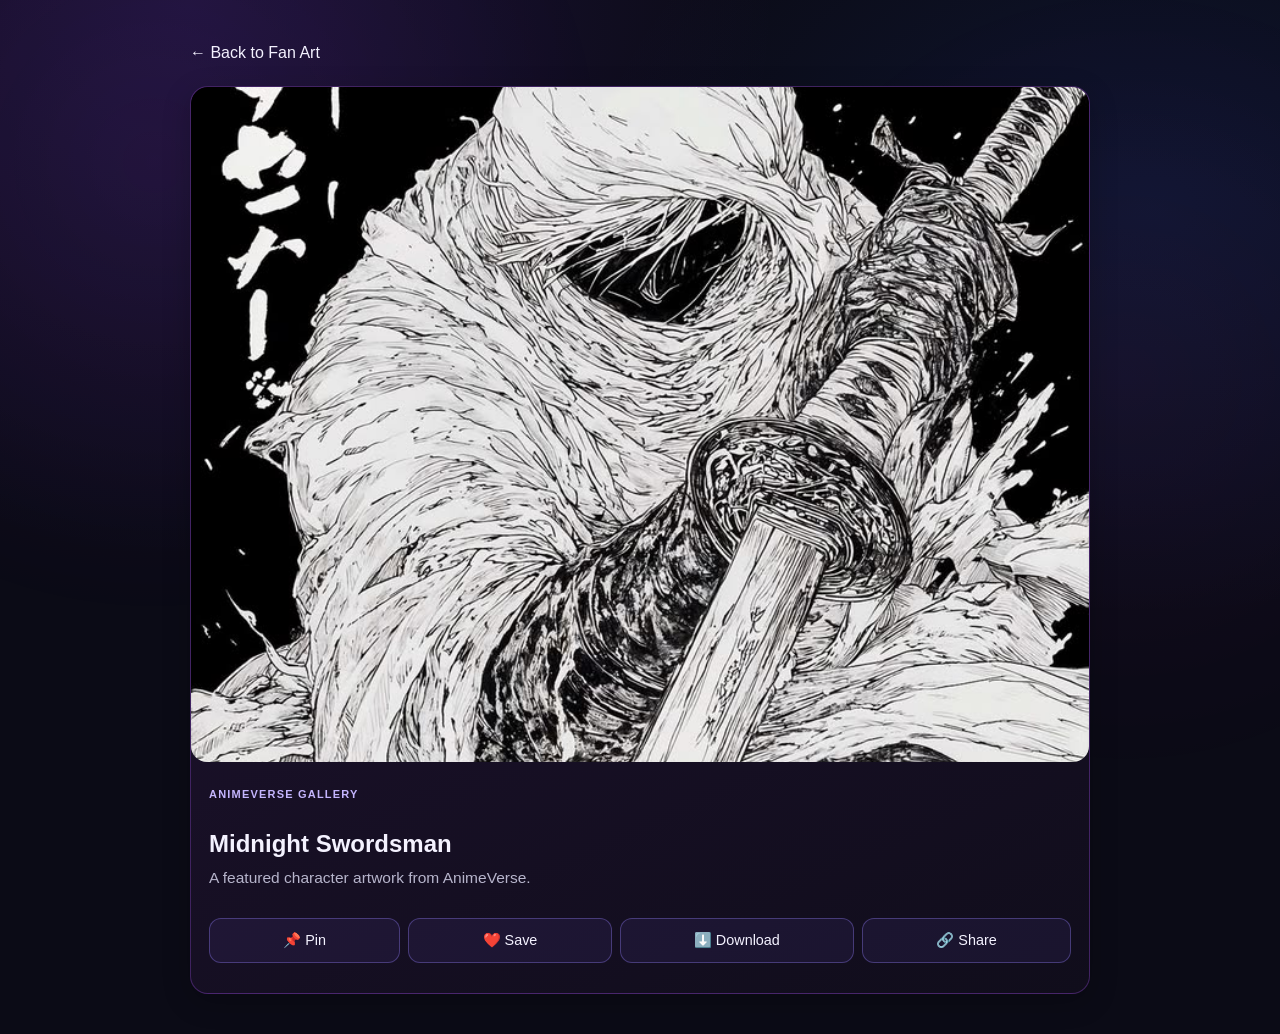
<file: artwork.html>
<!DOCTYPE html>
<html lang="en">
<head>
  <meta charset="UTF-8">
  <meta name="viewport" content="width=device-width, initial-scale=1">
  <meta name="theme-color" content="#151122">
  <title>Artwork | AnimeVerse</title>
  <link rel="stylesheet" href="style.css">
  <style>
    .artwork-detail {
      width: min(900px, 92%);
      margin: 40px auto;
    }
    .artwork-detail-image {
      display: block;
      width: 100%;
      max-height: 75vh;
      object-fit: contain;
      background: #100d18;
      border-radius: 16px;
    }
    .artwork-detail .artwork-actions {
      margin-top: 14px;
    }
    .artwork-back {
      display: inline-block;
      margin-bottom: 20px;
      color: inherit;
    }
    .artwork-detail h1 {
      margin: 18px 0 8px;
    }
  </style>
</head>
<body>
  <main class="artwork-detail">
    <a class="artwork-back" href="index.html#art">
      ← Back to Fan Art
    </a>

    <article class="card fan-art-card" id="artwork-card">
      <img
        class="artwork-detail-image"
        id="artwork-image"
        src="fanart-swordsman.jpg"
        alt="Anime artwork">

      <div class="card-body">
        <span class="fan-art-tag">ANIMEVERSE GALLERY</span>
        <h1 id="artwork-title">Midnight Swordsman</h1>
        <p id="artwork-description">
          Explore this anime-inspired creation.
        </p>

        <div class="artwork-actions">
          <button type="button" onclick="togglePin(this)">📌 Pin</button>
          <button type="button" onclick="toggleSave(this)">❤️ Save</button>
          <button type="button" onclick="downloadArtwork(this)">⬇️ Download</button>
          <button type="button" onclick="shareArtwork(this)">🔗 Share</button>
        </div>
      </div>
    </article>
  </main>

  <script src="script.js"></script>
  <script>
    const artworks = {
      swordsman: {
        title: "Midnight Swordsman",
        image: "fanart-swordsman.jpg",
        description: "A featured character artwork from AnimeVerse."
      },
      monarch: {
        title: "Shadow Monarch",
        image: "fanart-shadow-monarch.jpg",
        description: "A dark fantasy creation from the AnimeVerse gallery."
      },
      spirit: {
        title: "Spirit Realm",
        image: "fanart-spirit-god.jpg",
        description: "A fantasy world waiting to be explored."
      }
    };

    const params = new URLSearchParams(window.location.search);
    const artwork = artworks[params.get("art")] || artworks.swordsman;

    document.title = artwork.title + " | AnimeVerse";
    document.getElementById("artwork-title").textContent = artwork.title;
    document.getElementById("artwork-description").textContent =
      artwork.description;
    document.getElementById("artwork-image").src = artwork.image;
    document.getElementById("artwork-image").alt = artwork.title;
  </script>
</body>
</html>
</file>
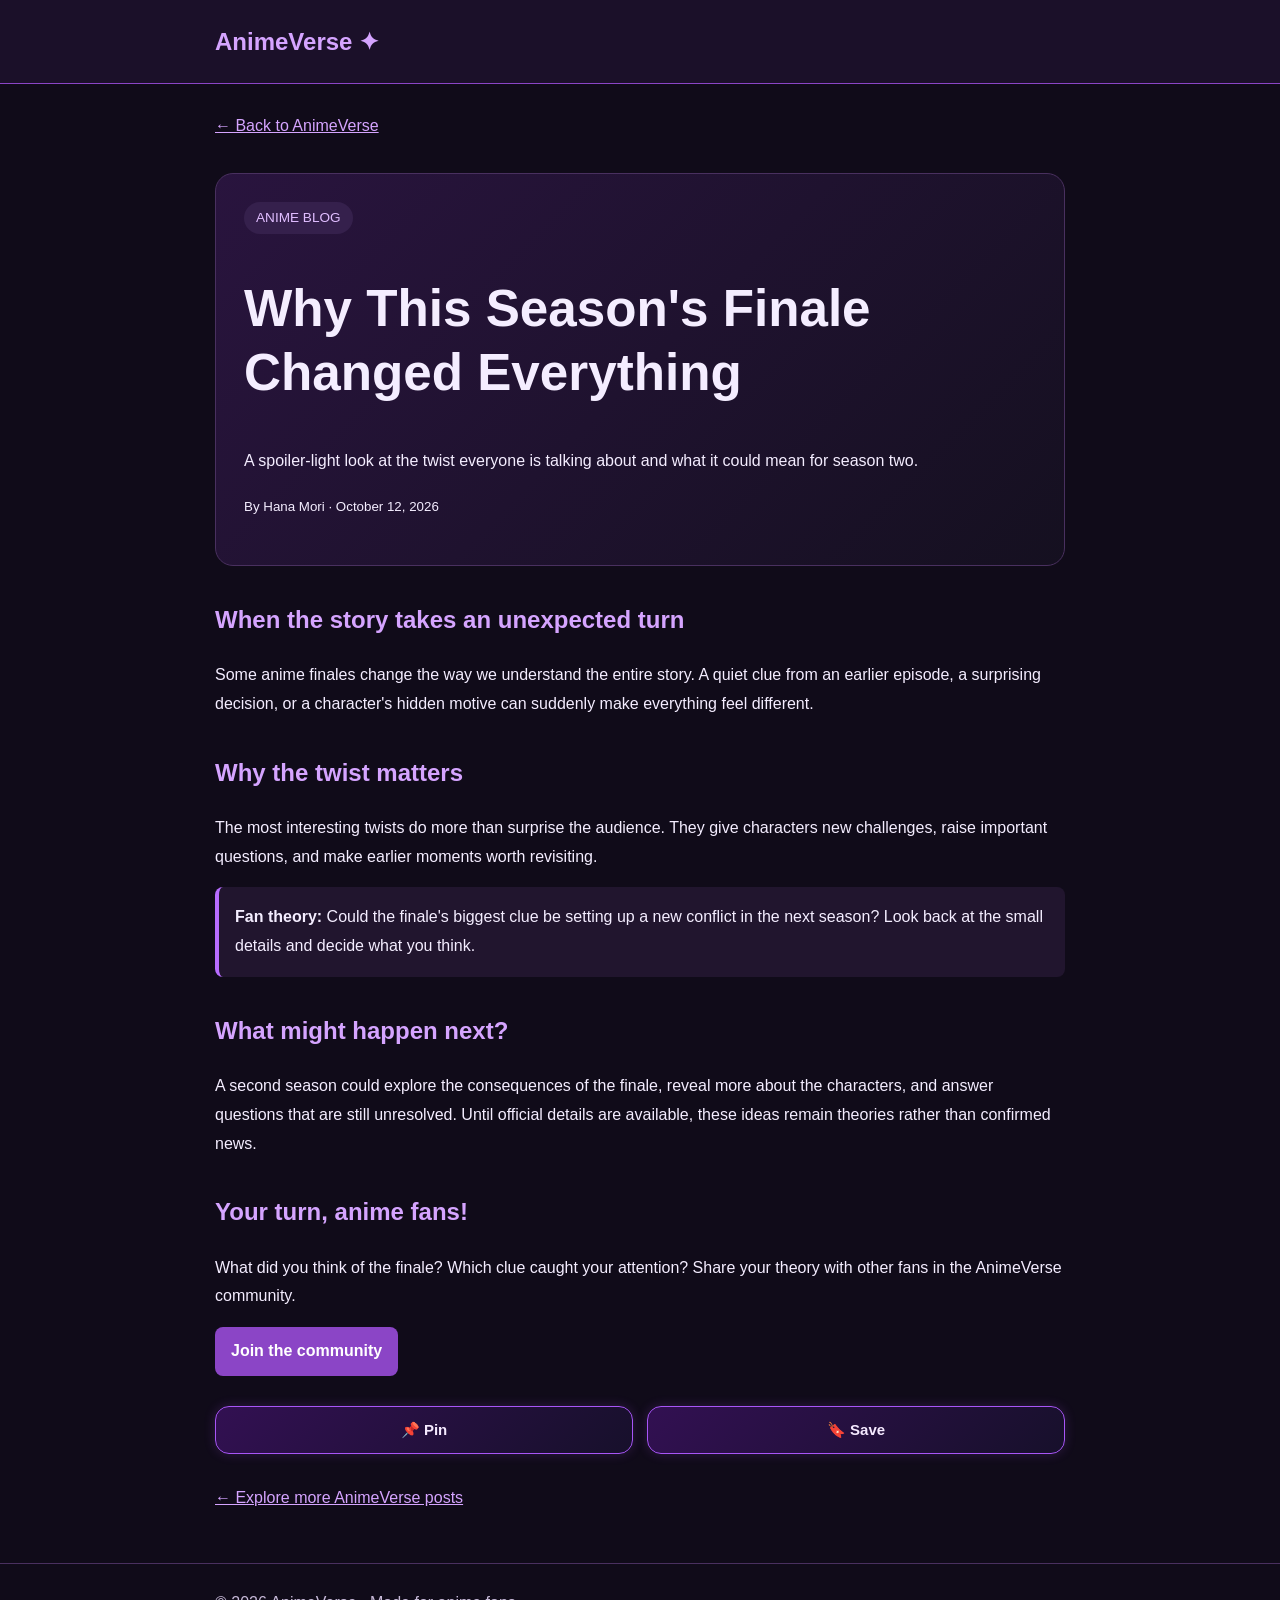
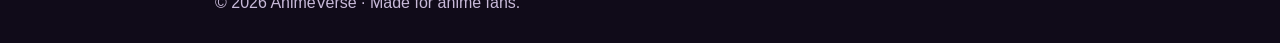
<file: blog-post-1.html>
<!DOCTYPE html>
<html lang="en">
<head>
  <meta charset="UTF-8">
  <meta name="viewport" content="width=device-width, initial-scale=1.0">
  <meta name="description" content="Explore the anime finale that changed everything on AnimeVerse.">
  <title>Why This Season's Finale Changed Everything | AnimeVerse</title> 
  <style>
    * { box-sizing: border-box; }
    body {
      margin: 0;
      font-family: Arial, sans-serif;
      background: #100b19;
      color: #f4edff;
      line-height: 1.8;
    }
    header {
      padding: 20px;
      background: #1b1029;
      border-bottom: 1px solid #8b45c6;
    }
    .container { width: min(850px, 90%); margin: auto; }
    .logo { color: #d5a4ff; font-size: 1.5rem; font-weight: bold; }
    a { color: #d5a4ff; }
    .back { display: inline-block; margin: 28px 0 12px; }
    .tag {
      display: inline-block;
      padding: 4px 12px;
      background: #35204c;
      border-radius: 20px;
      color: #e0bdff;
      font-size: .85rem;
    }
    h1 { line-height: 1.25; font-size: clamp(2rem, 6vw, 3.2rem); }
    .hero {
      padding: 28px;
      margin: 20px 0;
      border: 1px solid #49305f;
      border-radius: 18px;
      background: linear-gradient(135deg, #29143e, #151020);
    }
    h2 { color: #d5a4ff; margin-top: 32px; }
    .note {
      padding: 16px;
      border-left: 4px solid #b76cff;
      background: #21152e;
      border-radius: 8px;
    }
    footer {
      margin-top: 50px;
      padding: 25px 0;
      border-top: 1px solid #49305f;
      color: #c7b9d8;
    }
    .button {
      display: inline-block;
      padding: 10px 16px;
      background: #8b45c6;
      color: white;
      border-radius: 8px;
      text-decoration: none;
      font-weight: bold;
    }
  
.artwork-actions {
  display: flex;
  flex-wrap: wrap;
  gap: 14px;
  margin: 30px 0;
}

.cool-action-btn {
  flex: 1;
  min-width: 135px;
  padding: 14px 20px;
  border: 1px solid #a855f7;
  border-radius: 14px;
  background: linear-gradient(135deg, #321052, #17102b);
  color: #f5eaff;
  font-size: 15px;
  font-weight: 700;
  cursor: pointer;
  box-shadow: 0 0 12px #a855f733;
  transition: transform .2s ease, box-shadow .2s ease;
}

.cool-action-btn:hover {
  transform: translateY(-3px);
  background: linear-gradient(135deg, #6b21a8, #321052);
  box-shadow: 0 0 22px #a855f799;
}

.cool-action-btn:active {
  transform: scale(.97);
}

.cool-action-btn.is-active {
  background: linear-gradient(135deg, #9333ea, #581c87);
  border-color: #e9d5ff;
  box-shadow: 0 0 20px #c084fcaa;
}

  </style>
</head>
<body>
  <header>
    <div class="container">
      <a class="logo" href="index.html" style="text-decoration:none;">AnimeVerse ✦</a>
    </div>
  </header>

  <main class="container">
    <a class="back" href="index.html">← Back to AnimeVerse</a>

    <article>
      <div class="hero">
        <span class="tag">ANIME BLOG</span>
        <h1>Why This Season's Finale Changed Everything</h1>
        <p>A spoiler-light look at the twist everyone is talking about and what it could mean for season two.</p>
        <p><small>By Hana Mori · October 12, 2026</small></p>
      </div>

      <h2>When the story takes an unexpected turn</h2>
      <p>Some anime finales change the way we understand the entire story. A quiet clue from an earlier episode, a surprising decision, or a character's hidden motive can suddenly make everything feel different.</p>

      <h2>Why the twist matters</h2>
      <p>The most interesting twists do more than surprise the audience. They give characters new challenges, raise important questions, and make earlier moments worth revisiting.</p>

      <div class="note">
        <strong>Fan theory:</strong> Could the finale's biggest clue be setting up a new conflict in the next season? Look back at the small details and decide what you think.
      </div>

      <h2>What might happen next?</h2>
      <p>A second season could explore the consequences of the finale, reveal more about the characters, and answer questions that are still unresolved. Until official details are available, these ideas remain theories rather than confirmed news.</p>

      <h2>Your turn, anime fans!</h2>
      <p>What did you think of the finale? Which clue caught your attention? Share your theory with other fans in the AnimeVerse community.</p>

      <p><a class="button" href="index.html#join">Join the community</a></p>
      
<div class="artwork-actions fan-art-card">
  <button type="button" class="cool-action-btn" onclick="togglePin(this)">📌 Pin</button>
  <button type="button" class="cool-action-btn" onclick="toggleSave(this)">🔖 Save</button>
</div>
      <p><a href="index.html">← Explore more AnimeVerse posts</a></p>
    </article>
  </main>

  <footer>
    <div class="container">© 2026 AnimeVerse · Made for anime fans.</div>
  </footer>
  <script src="script.js"></script>
</body>
</html>
</file>
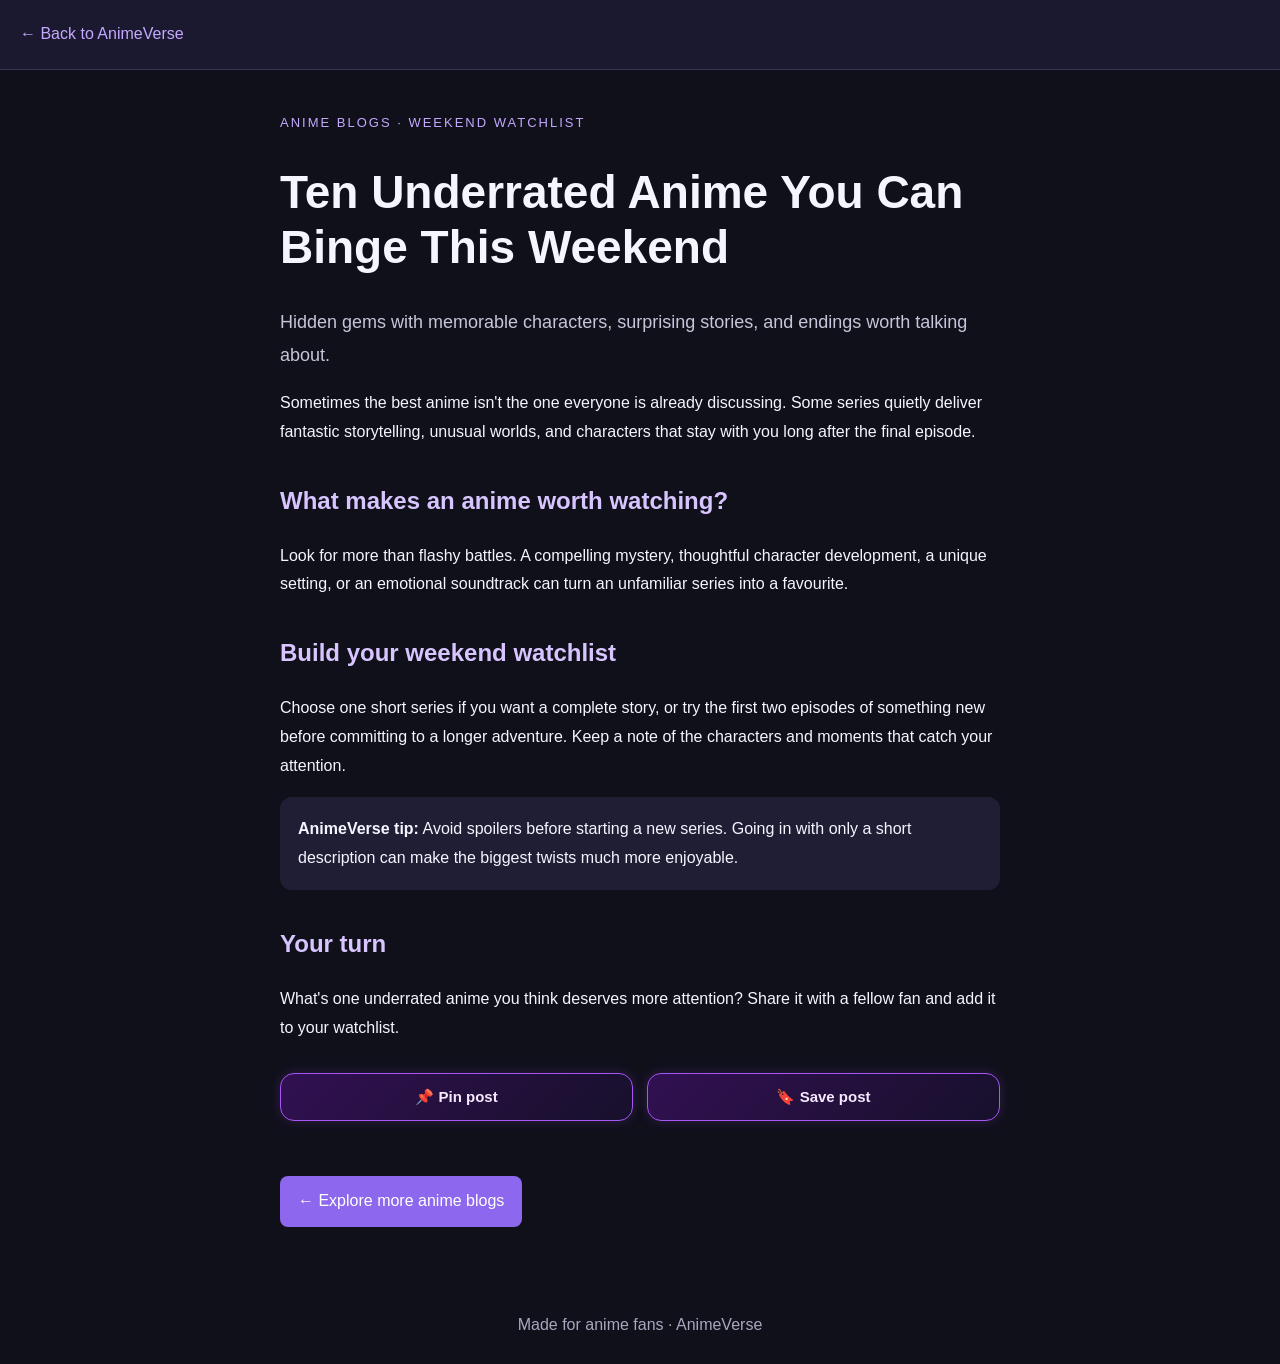
<file: blog-post-2.html>
<!DOCTYPE html>
<html lang="en">
<head>
  <meta charset="UTF-8">
  <meta name="viewport" content="width=device-width, initial-scale=1.0">
  <title>Ten Underrated Anime You Can Binge This Weekend | AnimeVerse</title>
  <style>
    * { box-sizing: border-box; }
    body {
      margin: 0;
      font-family: Arial, sans-serif;
      background: #10101b;
      color: #f5f5ff;
      line-height: 1.8;
    }
    header {
      padding: 20px;
      background: #1b1930;
      border-bottom: 1px solid #393451;
    }
    header a { color: #c5a8ff; text-decoration: none; }
    main { max-width: 760px; margin: auto; padding: 28px 20px 60px; }
    .tag { color: #c5a8ff; font-size: 13px; text-transform: uppercase; letter-spacing: 2px; }
    h1 { font-size: clamp(30px, 7vw, 46px); line-height: 1.2; }
    .intro { color: #c7c5d9; font-size: 18px; }
    h2 { margin-top: 32px; color: #d8c5ff; }
    .note { background: #201e35; padding: 18px; border-radius: 12px; }
    .back {
      display: inline-block; margin-top: 25px; padding: 11px 18px;
      background: #8d67ed; color: white; border-radius: 8px;
      text-decoration: none;
    }
    footer { text-align: center; color: #aaa6bf; padding: 24px; }

    .artwork-actions {
      display: flex;
      flex-wrap: wrap;
      gap: 14px;
      margin: 30px 0;
    }
    .cool-action-btn {
      flex: 1;
      min-width: 135px;
      padding: 14px 20px;
      border: 1px solid #a855f7;
      border-radius: 14px;
      background: linear-gradient(135deg, #321052, #17102b);
      color: #f5eaff;
      font-size: 15px;
      font-weight: 700;
      cursor: pointer;
      box-shadow: 0 0 12px #a855f733;
      transition: transform .2s ease, box-shadow .2s ease;
    }
    .cool-action-btn:hover {
      transform: translateY(-3px);
      background: linear-gradient(135deg, #6b21a8, #321052);
      box-shadow: 0 0 22px #a855f799;
    }
    .cool-action-btn:active { transform: scale(.97); }
    .cool-action-btn.is-active {
      background: linear-gradient(135deg, #9333ea, #581c87);
      border-color: #e9d5ff;
      box-shadow: 0 0 20px #c084fcaa;
    }
  </style>
</head>
<body>
  <header><a href="index.html">← Back to AnimeVerse</a></header>

  <main>
    <p class="tag">Anime Blogs · Weekend Watchlist</p>
    <h1>Ten Underrated Anime You Can Binge This Weekend</h1>
    <p class="intro">Hidden gems with memorable characters, surprising stories, and endings worth talking about.</p>

    <p>Sometimes the best anime isn't the one everyone is already discussing. Some series quietly deliver fantastic storytelling, unusual worlds, and characters that stay with you long after the final episode.</p>

    <h2>What makes an anime worth watching?</h2>
    <p>Look for more than flashy battles. A compelling mystery, thoughtful character development, a unique setting, or an emotional soundtrack can turn an unfamiliar series into a favourite.</p>

    <h2>Build your weekend watchlist</h2>
    <p>Choose one short series if you want a complete story, or try the first two episodes of something new before committing to a longer adventure. Keep a note of the characters and moments that catch your attention.</p>

    <div class="note">
      <strong>AnimeVerse tip:</strong> Avoid spoilers before starting a new series. Going in with only a short description can make the biggest twists much more enjoyable.
    </div>

    <h2>Your turn</h2>
    <p>What's one underrated anime you think deserves more attention? Share it with a fellow fan and add it to your watchlist.</p>

    <div class="artwork-actions fan-art-card">
      <button type="button" class="cool-action-btn" onclick="togglePin(this)">📌 Pin post</button>
      <button type="button" class="cool-action-btn" onclick="toggleSave(this)">🔖 Save post</button>
    </div>

    <a class="back" href="index.html#blogs">← Explore more anime blogs</a>
  </main>

  <footer>Made for anime fans · AnimeVerse</footer>
  <script src="script.js"></script>
</body>
</html>
</file>
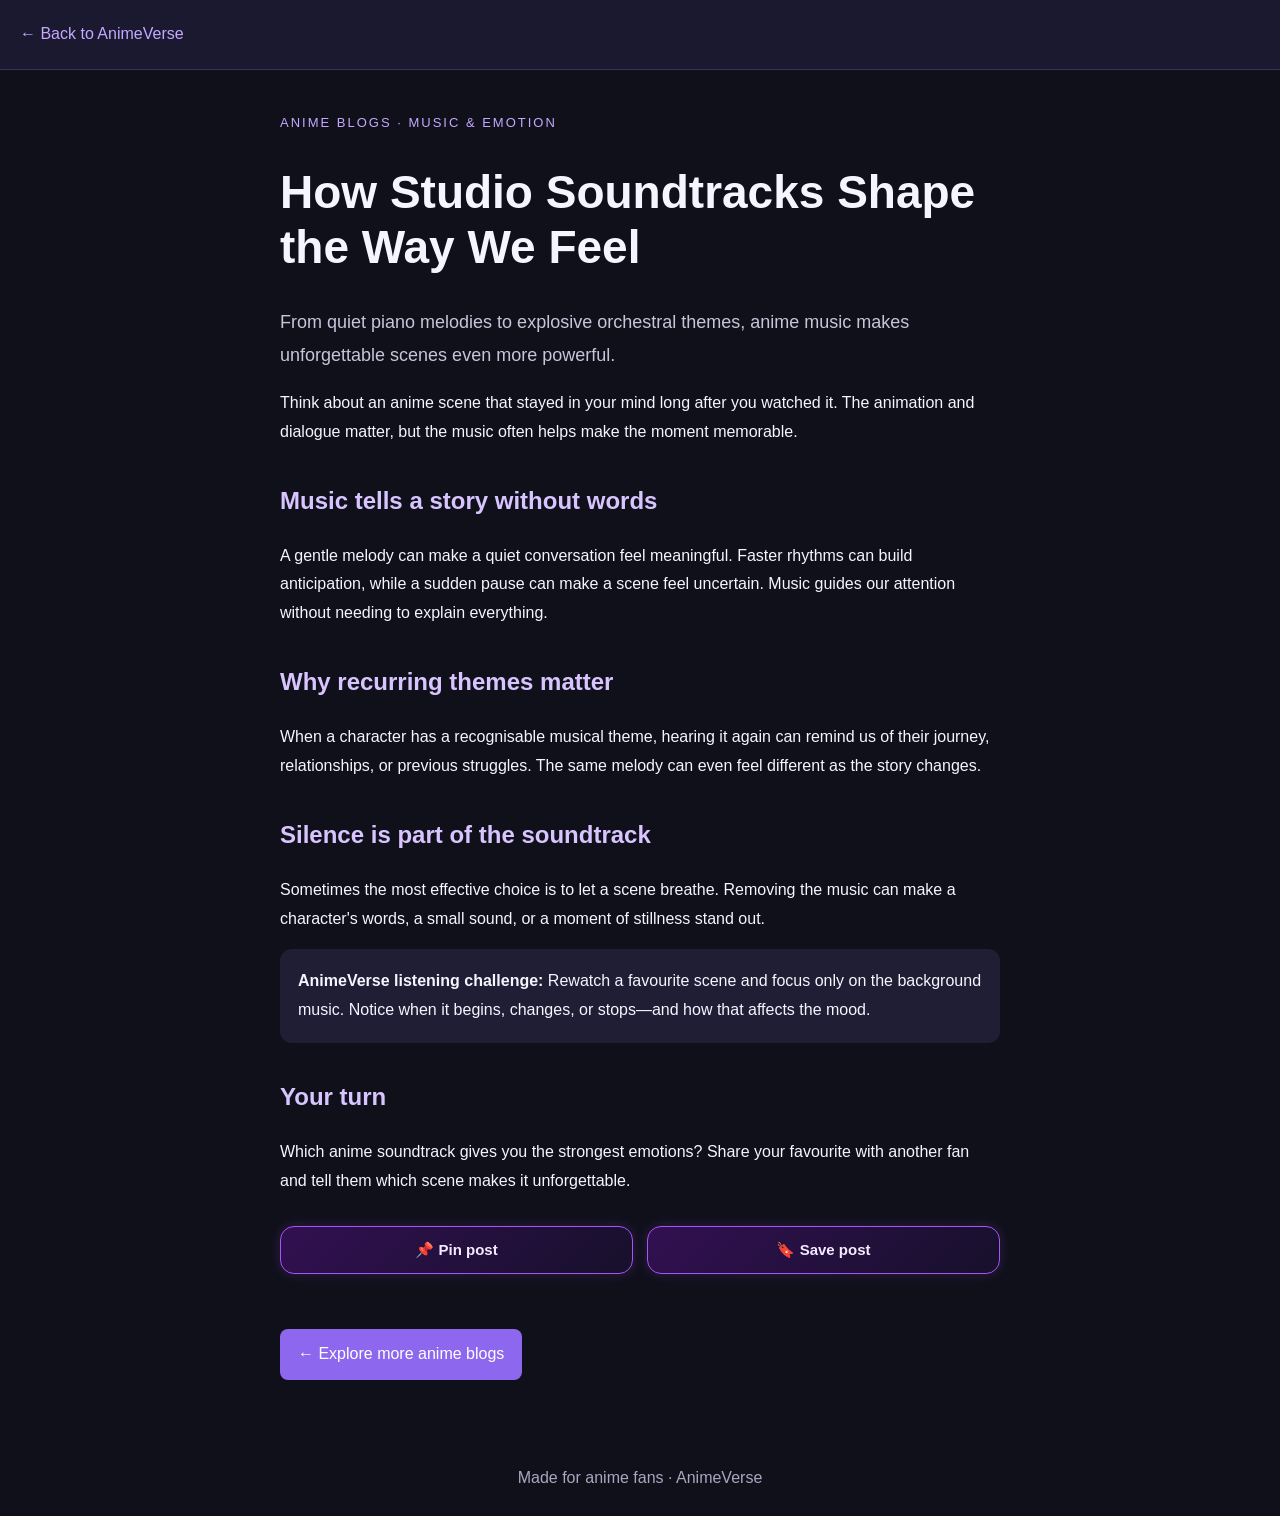
<file: blog-post-3.html>
<!DOCTYPE html>
<html lang="en">
<head>
  <meta charset="UTF-8">
  <meta name="viewport" content="width=device-width, initial-scale=1.0">
  <title>How Studio Soundtracks Shape the Way We Feel | AnimeVerse</title>

  <style>
    * {
      box-sizing: border-box;
    }

    body {
      margin: 0;
      font-family: Arial, sans-serif;
      background: #10101b;
      color: #f5f5ff;
      line-height: 1.8;
    }

    header {
      padding: 20px;
      background: #1b1930;
      border-bottom: 1px solid #393451;
    }

    header a {
      color: #c5a8ff;
      text-decoration: none;
    }

    main {
      max-width: 760px;
      margin: auto;
      padding: 28px 20px 60px;
    }

    .tag {
      color: #c5a8ff;
      font-size: 13px;
      text-transform: uppercase;
      letter-spacing: 2px;
    }

    h1 {
      font-size: clamp(30px, 7vw, 46px);
      line-height: 1.2;
    }

    .intro {
      color: #c7c5d9;
      font-size: 18px;
    }

    h2 {
      margin-top: 32px;
      color: #d8c5ff;
    }

    .note {
      background: #201e35;
      padding: 18px;
      border-radius: 12px;
    }

    .back {
      display: inline-block;
      margin-top: 25px;
      padding: 11px 18px;
      background: #8d67ed;
      color: white;
      border-radius: 8px;
      text-decoration: none;
    }

    footer {
      text-align: center;
      color: #aaa6bf;
      padding: 24px;
    }

    /* Pin and Save buttons */
    .artwork-actions {
      display: flex;
      flex-wrap: wrap;
      gap: 14px;
      margin: 30px 0;
    }

    .cool-action-btn {
      flex: 1;
      min-width: 135px;
      padding: 14px 20px;
      border: 1px solid #a855f7;
      border-radius: 14px;
      background: linear-gradient(135deg, #321052, #17102b);
      color: #f5eaff;
      font-size: 15px;
      font-weight: 700;
      cursor: pointer;
      box-shadow: 0 0 12px #a855f733;
      transition: transform .2s ease, box-shadow .2s ease;
    }

    .cool-action-btn:hover {
      transform: translateY(-3px);
      background: linear-gradient(135deg, #6b21a8, #321052);
      box-shadow: 0 0 22px #a855f799;
    }

    .cool-action-btn:active {
      transform: scale(.97);
    }

    .cool-action-btn.is-active {
      background: linear-gradient(135deg, #9333ea, #581c87);
      border-color: #e9d5ff;
      box-shadow: 0 0 20px #c084fcaa;
    }
  </style>
</head>

<body>
  <header>
    <a href="index.html">← Back to AnimeVerse</a>
  </header>

  <main>
    <p class="tag">Anime Blogs · Music &amp; Emotion</p>

    <h1>How Studio Soundtracks Shape the Way We Feel</h1>

    <p class="intro">
      From quiet piano melodies to explosive orchestral themes, anime music
      makes unforgettable scenes even more powerful.
    </p>

    <p>
      Think about an anime scene that stayed in your mind long after you
      watched it. The animation and dialogue matter, but the music often
      helps make the moment memorable.
    </p>

    <h2>Music tells a story without words</h2>

    <p>
      A gentle melody can make a quiet conversation feel meaningful.
      Faster rhythms can build anticipation, while a sudden pause can
      make a scene feel uncertain. Music guides our attention without
      needing to explain everything.
    </p>

    <h2>Why recurring themes matter</h2>

    <p>
      When a character has a recognisable musical theme, hearing it again
      can remind us of their journey, relationships, or previous struggles.
      The same melody can even feel different as the story changes.
    </p>

    <h2>Silence is part of the soundtrack</h2>

    <p>
      Sometimes the most effective choice is to let a scene breathe.
      Removing the music can make a character's words, a small sound,
      or a moment of stillness stand out.
    </p>

    <div class="note">
      <strong>AnimeVerse listening challenge:</strong>
      Rewatch a favourite scene and focus only on the background music.
      Notice when it begins, changes, or stops—and how that affects the mood.
    </div>

    <h2>Your turn</h2>

    <p>
      Which anime soundtrack gives you the strongest emotions? Share your
      favourite with another fan and tell them which scene makes it unforgettable.
    </p>

    <!-- Pin and Save buttons -->
    <div class="artwork-actions fan-art-card">
      <button
        type="button"
        class="cool-action-btn"
        onclick="togglePin(this)">
        📌 Pin post
      </button>

      <button
        type="button"
        class="cool-action-btn"
        onclick="toggleSave(this)">
        🔖 Save post
      </button>
    </div>

    <a class="back" href="index.html#blogs">
      ← Explore more anime blogs
    </a>
  </main>

  <footer>Made for anime fans · AnimeVerse</footer>
  <script src="script.js"></script>
</body>
</html>
</file>
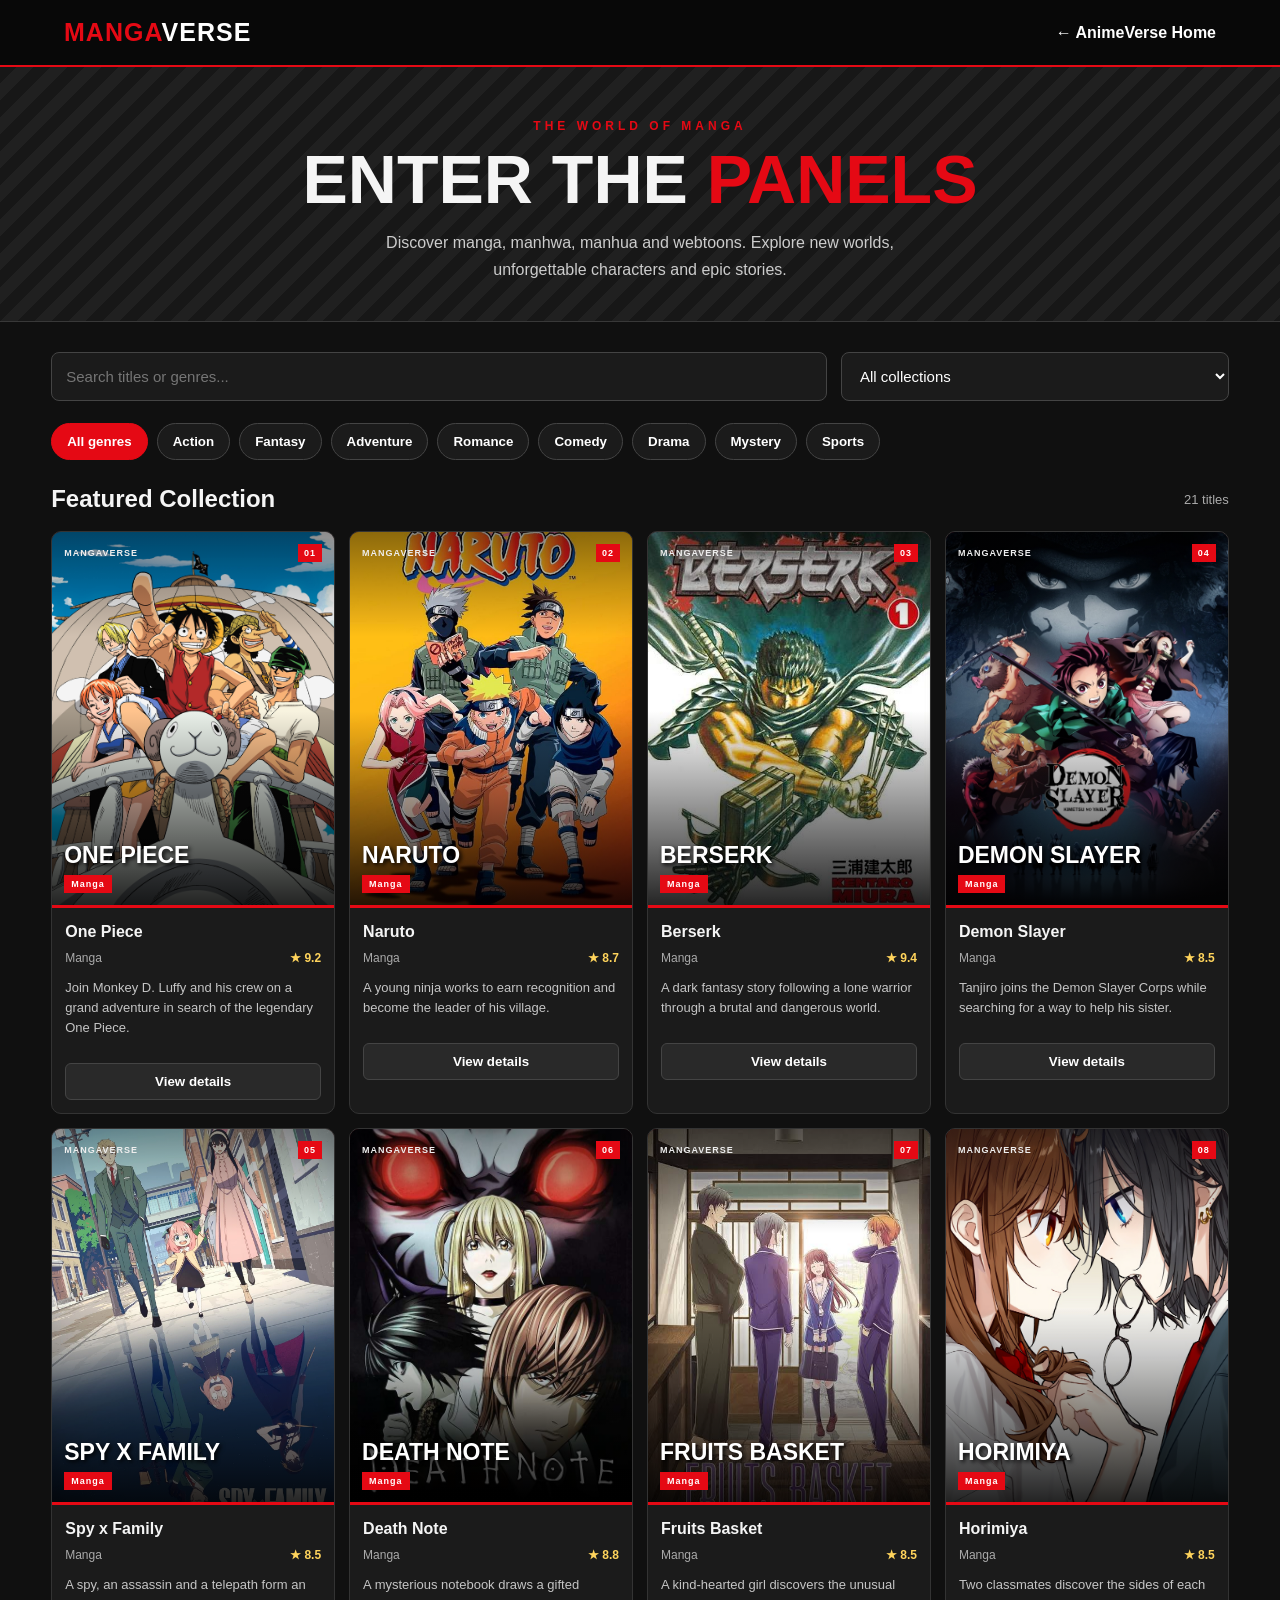
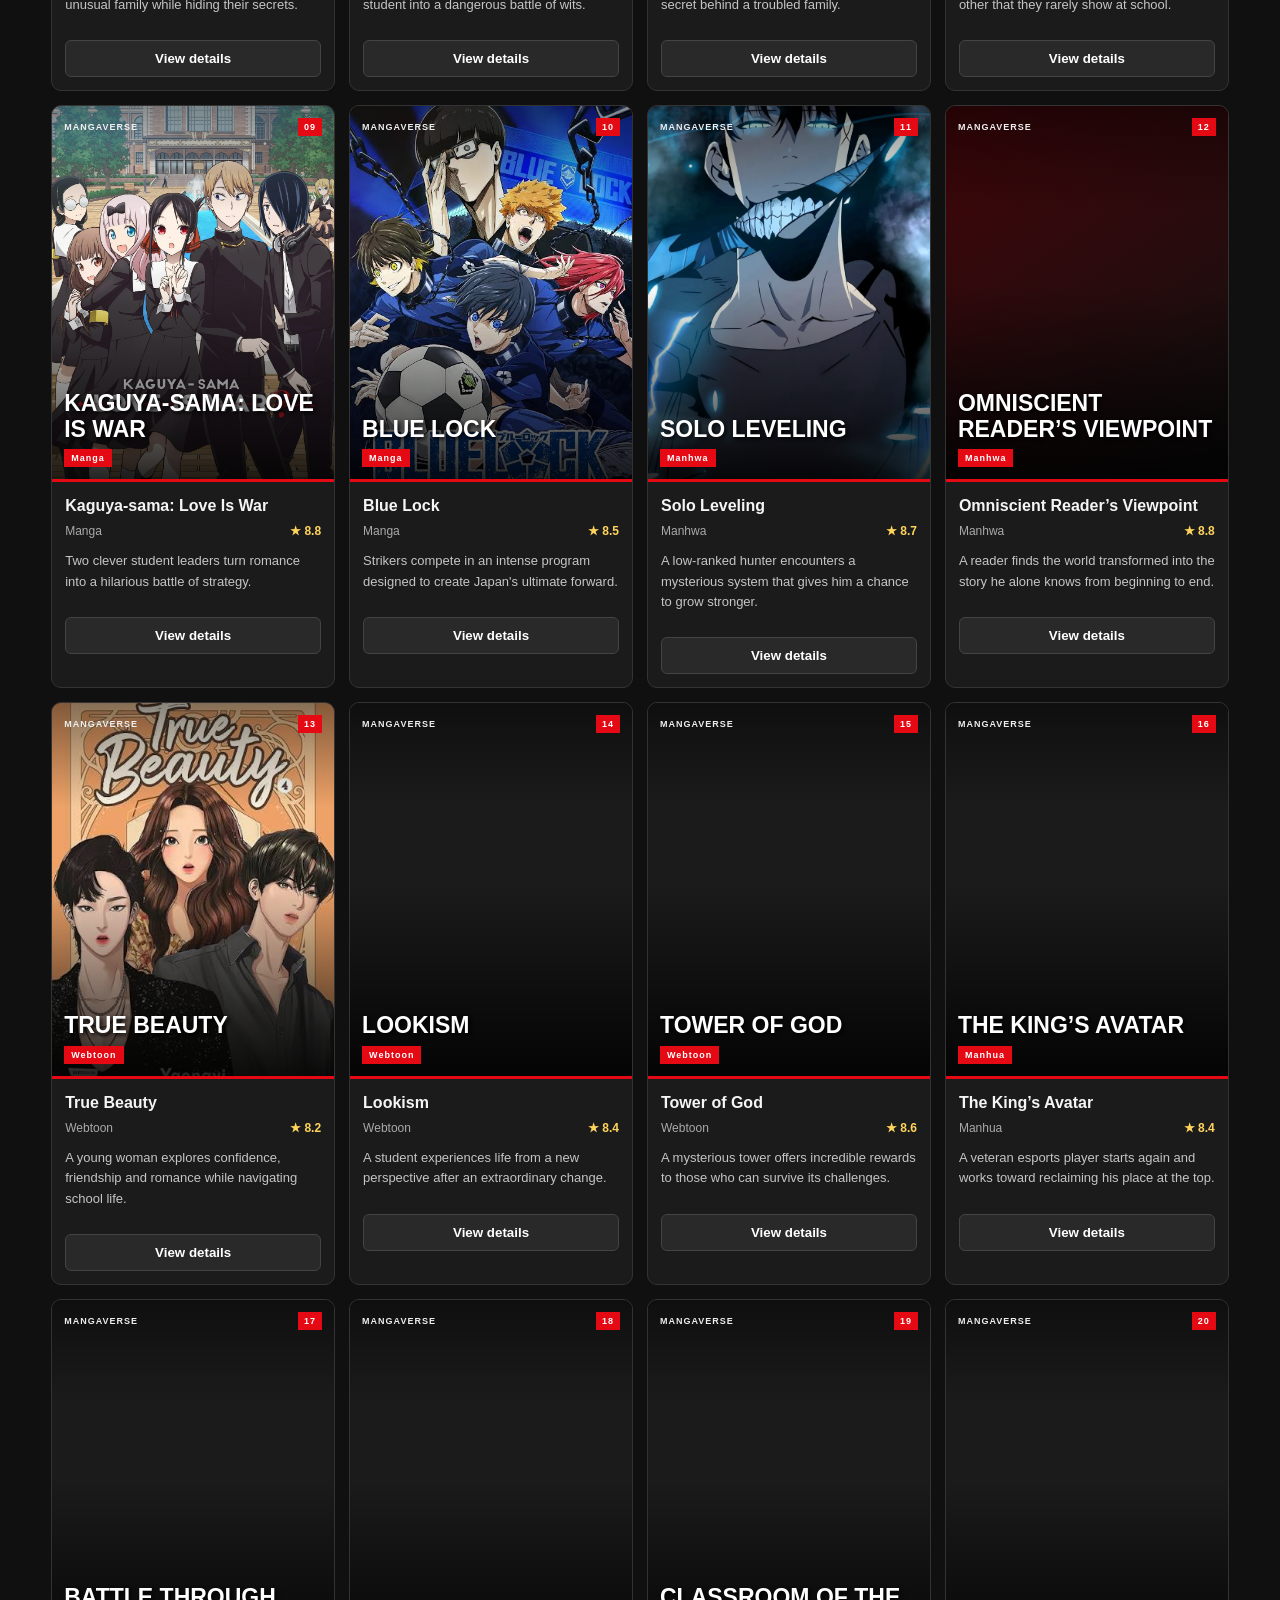
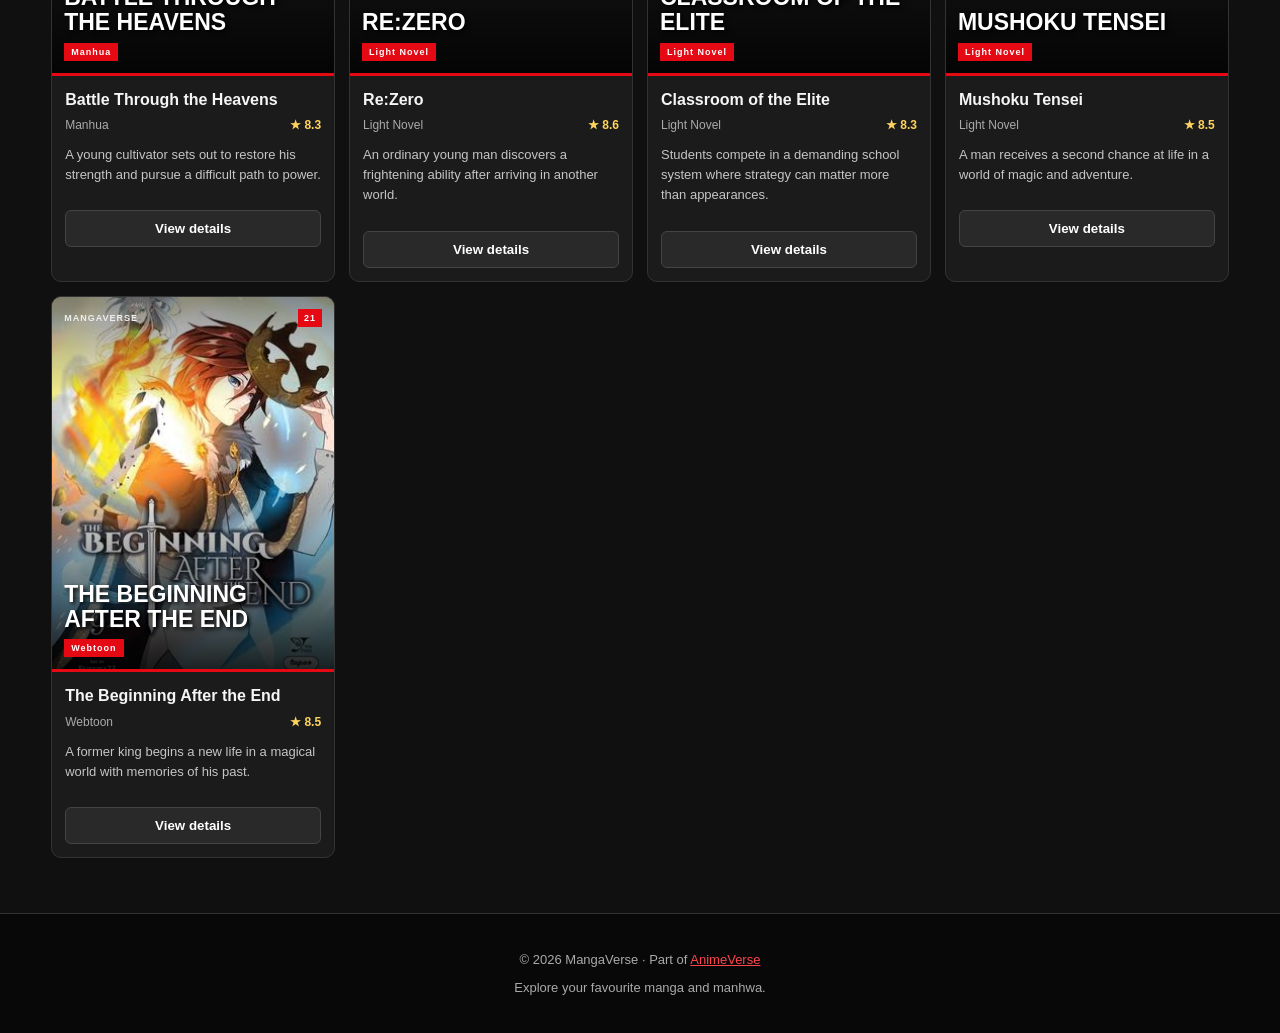
<file: mangaverse.html>
<!DOCTYPE html>
<html lang="en">
<head>
<meta charset="UTF-8">
<meta name="viewport" content="width=device-width, initial-scale=1">
<meta name="theme-color" content="#111111">
<title>MangaVerse | AnimeVerse</title>

<style>
:root {
  --bg: #101010;
  --panel: #1b1b1b;
  --red: #e50914;
  --white: #f5f5f5;
  --muted: #aaa;
}

* { box-sizing: border-box; }

body {
  margin: 0;
  background: var(--bg);
  color: var(--white);
  font-family: Arial, Helvetica, sans-serif;
}

header {
  padding: 18px 5%;
  background: #080808;
  border-bottom: 2px solid var(--red);
  display: flex;
  justify-content: space-between;
  align-items: center;
  gap: 12px;
}

.logo {
  color: var(--red);
  font-size: 25px;
  font-weight: 900;
  letter-spacing: 1px;
}

header a {
  color: white;
  text-decoration: none;
  font-weight: bold;
}

.hero {
  padding: 52px 5% 38px;
  text-align: center;
  background: repeating-linear-gradient(
    135deg,
    #171717 0,
    #171717 12px,
    #202020 12px,
    #202020 24px
  );
  border-bottom: 1px solid #383838;
}

.hero .tag {
  color: var(--red);
  font-size: 12px;
  font-weight: bold;
  letter-spacing: 4px;
}

.hero h1 {
  margin: 12px 0;
  font-size: clamp(38px, 8vw, 68px);
  font-weight: 900;
  text-transform: uppercase;
  line-height: 1;
}

.hero h1 span { color: var(--red); }

.hero p {
  max-width: 600px;
  margin: 16px auto 0;
  color: #ccc;
  line-height: 1.7;
}

main {
  width: min(1200px, 92%);
  margin: 30px auto 55px;
}

.tools {
  display: grid;
  grid-template-columns: 1fr;
  gap: 14px;
  margin-bottom: 22px;
}

input, select {
  width: 100%;
  padding: 14px;
  color: white;
  background: #1b1b1b;
  border: 1px solid #444;
  border-radius: 8px;
  font-size: 15px;
}

input:focus, select:focus {
  outline: 2px solid var(--red);
  border-color: var(--red);
}

.filters {
  display: flex;
  flex-wrap: wrap;
  gap: 9px;
  margin-bottom: 25px;
}

.filter {
  padding: 10px 15px;
  border: 1px solid #444;
  border-radius: 20px;
  background: #1b1b1b;
  color: white;
  cursor: pointer;
  font-weight: bold;
}

.filter.active,
.filter:hover {
  background: var(--red);
  border-color: var(--red);
}

.section-title {
  display: flex;
  justify-content: space-between;
  align-items: center;
  gap: 10px;
  margin-bottom: 18px;
}

.section-title h2 {
  margin: 0;
  font-size: 24px;
}

.section-title span {
  color: var(--muted);
  font-size: 13px;
}

.grid {
  display: grid;
  grid-template-columns: repeat(2, minmax(0, 1fr));
  gap: 14px;
}

.card {
  min-width: 0;
  overflow: hidden;
  background: var(--panel);
  border: 1px solid #333;
  border-radius: 10px;
  transition: transform .2s, border-color .2s;
}

.card:hover {
  transform: translateY(-4px);
  border-color: var(--red);
}

.cover {
  position: relative;
  isolation: isolate;
  display: flex;
  min-height: 230px;
  aspect-ratio: 3 / 4;
  padding: 12px;
  overflow: hidden;
  flex-direction: column;
  justify-content: space-between;
  background: linear-gradient(145deg, #420509, #111);
  border-bottom: 3px solid var(--red);
}

.cover-image {
  position: absolute;
  inset: 0;
  z-index: -1;
  display: block;
  width: 100%;
  height: 100%;
  object-fit: cover;
  object-position: center;
  background: #1b1b1b;
}

.cover::after {
  content: "";
  position: absolute;
  inset: 0;
  z-index: 0;
  pointer-events: none;
  background: linear-gradient(
    to bottom,
    rgba(0,0,0,.45) 0%,
    transparent 28%,
    transparent 48%,
    rgba(0,0,0,.85) 100%
  );
}

.cover-top,
.cover-bottom {
  position: relative;
  z-index: 1;
}

.cover-top {
  display: flex;
  justify-content: space-between;
  align-items: center;
  gap: 5px;
  color: #eee;
  font-size: 9px;
  font-weight: bold;
  letter-spacing: 1px;
}

.cover-number {
  padding: 4px 6px;
  background: var(--red);
  color: white;
}

.cover-bottom {
  margin-top: auto;
}

.cover-title {
  color: white;
  font-size: clamp(16px, 4vw, 23px);
  line-height: 1.1;
  font-weight: 900;
  text-transform: uppercase;
  overflow-wrap: anywhere;
  text-shadow: 2px 2px 4px #000;
}

.cover-type {
  display: inline-block;
  margin-top: 7px;
  padding: 4px 7px;
  background: var(--red);
  color: white;
  font-size: 9px;
  font-weight: bold;
  letter-spacing: 1px;
}

.card-info { padding: 13px; }

.card-info h3 {
  margin: 0 0 8px;
  font-size: 16px;
  line-height: 1.35;
}

.meta {
  display: flex;
  justify-content: space-between;
  align-items: center;
  gap: 5px;
  margin-bottom: 10px;
  color: var(--muted);
  font-size: 12px;
}

.rating {
  color: #ffd45c;
  font-weight: bold;
}

.description {
  color: #c5c5c5;
  font-size: 13px;
  line-height: 1.55;
}

.details-btn {
  width: 100%;
  margin-top: 12px;
  padding: 10px;
  color: white;
  background: #292929;
  border: 1px solid #444;
  border-radius: 6px;
  font-weight: bold;
  cursor: pointer;
}

.details-btn:hover {
  background: var(--red);
  border-color: var(--red);
}

.empty {
  display: none;
  padding: 35px 10px;
  text-align: center;
  color: #bbb;
}

.detail-panel {
  display: none;
  padding: 22px;
  margin-top: 22px;
  background: var(--panel);
  border: 1px solid var(--red);
  border-radius: 10px;
}

.detail-panel h2 { margin-top: 0; }

.detail-poster {
  display: block;
  width: min(100%, 280px);
  max-height: 380px;
  object-fit: contain;
  object-position: top left;
  margin: 15px 0;
  border-radius: 8px;
  background: #080808;
}

.back-btn {
  padding: 10px 15px;
  background: var(--red);
  color: white;
  border: 0;
  border-radius: 6px;
  font-weight: bold;
  cursor: pointer;
  margin-bottom: 18px;
}

footer {
  padding: 25px 5%;
  text-align: center;
  color: #aaa;
  background: #080808;
  border-top: 1px solid #333;
  font-size: 13px;
}

footer a { color: #ff454c; }

@media (min-width: 600px) {
  .tools { grid-template-columns: 2fr 1fr; }
  .grid { grid-template-columns: repeat(3, minmax(0, 1fr)); }
  .cover { min-height: 270px; }
}

@media (min-width: 900px) {
  .grid { grid-template-columns: repeat(4, minmax(0, 1fr)); }
  .cover { min-height: 300px; }
}

@media (max-width: 360px) {
  .grid { gap: 9px; }
  .card-info { padding: 10px; }
  .cover { min-height: 190px; padding: 9px; }
}
</style>
</head>

<body>

<header>
  <div class="logo">MANGA<span style="color:white">VERSE</span></div>
  <a href="index.html">← AnimeVerse Home</a>
</header>

<section class="hero">
  <div class="tag">THE WORLD OF MANGA</div>
  <h1>ENTER THE <span>PANELS</span></h1>
  <p>
    Discover manga, manhwa, manhua and webtoons.
    Explore new worlds, unforgettable characters and epic stories.
  </p>
</section>

<main>
  <div class="tools">
    <input id="search" type="search"
      placeholder="Search titles or genres..."
      aria-label="Search titles or genres">

    <select id="typeSelect" aria-label="Filter by collection type">
      <option value="all">All collections</option>
      <option value="Manga">Manga</option>
      <option value="Manhwa">Manhwa</option>
      <option value="Manhua">Manhua</option>
      <option value="Webtoon">Webtoon</option>
      <option value="Light Novel">Light Novel</option>
    </select>
  </div>

  <div class="filters" aria-label="Filter by genre">
    <button class="filter active" data-genre="all">All genres</button>
    <button class="filter" data-genre="Action">Action</button>
    <button class="filter" data-genre="Fantasy">Fantasy</button>
    <button class="filter" data-genre="Adventure">Adventure</button>
    <button class="filter" data-genre="Romance">Romance</button>
    <button class="filter" data-genre="Comedy">Comedy</button>
    <button class="filter" data-genre="Drama">Drama</button>
    <button class="filter" data-genre="Mystery">Mystery</button>
    <button class="filter" data-genre="Sports">Sports</button>
  </div>

  <div id="collection">
    <div class="section-title">
      <h2>Featured Collection</h2>
      <span id="count">21 titles</span>
    </div>

    <div class="grid" id="grid"></div>
    <div class="empty" id="empty">No titles found. Try another search.</div>
  </div>

  <section class="detail-panel" id="detail" aria-live="polite">
    <button class="back-btn" id="backBtn">← Back to collection</button>
    <div id="detailContent"></div>
  </section>
</main>

<footer>
  <p>© <span id="year"></span> MangaVerse · Part of
    <a href="index.html">AnimeVerse</a>
  </p>
  <p>Explore your favourite manga and manhwa.</p>
</footer>

<script>
"use strict";

const titles = [
  {
    title: "One Piece",
    type: "Manga",
    rating: "9.2",
    genres: ["Action", "Adventure", "Fantasy"],
    image: "one-piece.jpg",
    symbol: "海",
    desc: "Join Monkey D. Luffy and his crew on a grand adventure in search of the legendary One Piece."
  },
  {
    title: "Naruto",
    type: "Manga",
    rating: "8.7",
    genres: ["Action", "Adventure"],
    image: "Naruto.jpg",
    symbol: "忍",
    desc: "A young ninja works to earn recognition and become the leader of his village."
  },
  {
    title: "Berserk",
    type: "Manga",
    rating: "9.4",
    genres: ["Action", "Fantasy", "Drama"],
    image: "berserk%20(6).jpg",
    symbol: "剣",
    desc: "A dark fantasy story following a lone warrior through a brutal and dangerous world."
  },
  {
    title: "Demon Slayer",
    type: "Manga",
    rating: "8.5",
    genres: ["Action", "Fantasy", "Adventure"],
    image: "demon-slayer.jpg",
    symbol: "鬼",
    desc: "Tanjiro joins the Demon Slayer Corps while searching for a way to help his sister."
  },
  {
    title: "Spy x Family",
    type: "Manga",
    rating: "8.5",
    genres: ["Action", "Comedy"],
    image: "spy-family.jpg",
    symbol: "X",
    desc: "A spy, an assassin and a telepath form an unusual family while hiding their secrets."
  },
  {
    title: "Death Note",
    type: "Manga",
    rating: "8.8",
    genres: ["Mystery", "Drama"],
    image: "death-note.jpg",
    symbol: "死",
    desc: "A mysterious notebook draws a gifted student into a dangerous battle of wits."
  },
  {
    title: "Fruits Basket",
    type: "Manga",
    rating: "8.5",
    genres: ["Romance", "Comedy", "Drama"],
    image: "fruit-basket.jpg",
    symbol: "花",
    desc: "A kind-hearted girl discovers the unusual secret behind a troubled family."
  },
  {
    title: "Horimiya",
    type: "Manga",
    rating: "8.5",
    genres: ["Romance", "Comedy", "Drama"],
    image: "horimiya.jpg",
    symbol: "恋",
    desc: "Two classmates discover the sides of each other that they rarely show at school."
  },
  {
    title: "Kaguya-sama: Love Is War",
    type: "Manga",
    rating: "8.8",
    genres: ["Romance", "Comedy"],
    image: "kaguya-sama-love-is-war.jpg",
    symbol: "愛",
    desc: "Two clever student leaders turn romance into a hilarious battle of strategy."
  },
  {
    title: "Blue Lock",
    type: "Manga",
    rating: "8.5",
    genres: ["Sports", "Action", "Drama"],
    image: "blue-lock.jpg",
    symbol: "⚽",
    desc: "Strikers compete in an intense program designed to create Japan's ultimate forward."
  },
  {
    title: "Solo Leveling",
    type: "Manhwa",
    rating: "8.7",
    genres: ["Action", "Fantasy", "Adventure"],
    image: "solo-leveling.jpg",
    symbol: "影",
    desc: "A low-ranked hunter encounters a mysterious system that gives him a chance to grow stronger."
  },
  {
    title: "Omniscient Reader’s Viewpoint",
    type: "Manhwa",
    rating: "8.8",
    genres: ["Action", "Fantasy", "Adventure"],
    image: "omniscient-reader%27s-view-point.jpg",
    symbol: "書",
    desc: "A reader finds the world transformed into the story he alone knows from beginning to end."
  },
  {
    title: "True Beauty",
    type: "Webtoon",
    rating: "8.2",
    genres: ["Romance", "Comedy", "Drama"],
    image: "true-beauty.jpg",
    symbol: "美",
    desc: "A young woman explores confidence, friendship and romance while navigating school life."
  },
  {
    title: "Lookism",
    type: "Webtoon",
    rating: "8.4",
    genres: ["Action", "Drama", "Comedy"],
    image: "lookism.jpg",
    symbol: "顔",
    desc: "A student experiences life from a new perspective after an extraordinary change."
  },
  {
    title: "Tower of God",
    type: "Webtoon",
    rating: "8.6",
    genres: ["Action", "Fantasy", "Adventure"],
    image: "tower-of-god.jpg",
    symbol: "塔",
    desc: "A mysterious tower offers incredible rewards to those who can survive its challenges."
  },
  {
    title: "The King’s Avatar",
    type: "Manhua",
    rating: "8.4",
    genres: ["Action", "Drama", "Comedy"],
    image: "the-kings-avatar%20(1).jpg",
    symbol: "王",
    desc: "A veteran esports player starts again and works toward reclaiming his place at the top."
  },
  {
    title: "Battle Through the Heavens",
    type: "Manhua",
    rating: "8.3",
    genres: ["Action", "Fantasy", "Adventure"],
    image: "battle-through-the-heavens.jpg",
    symbol: "炎",
    desc: "A young cultivator sets out to restore his strength and pursue a difficult path to power."
  },
  {
    title: "Re:Zero",
    type: "Light Novel",
    rating: "8.6",
    genres: ["Fantasy", "Drama", "Adventure"],
    image: "rezero.jpg",
    symbol: "零",
    desc: "An ordinary young man discovers a frightening ability after arriving in another world."
  },
  {
    title: "Classroom of the Elite",
    type: "Light Novel",
    rating: "8.3",
    genres: ["Drama", "Mystery"],
    image: "classroom-of-the-elite.jpg",
    symbol: "学",
    desc: "Students compete in a demanding school system where strategy can matter more than appearances."
  },
  {
    title: "Mushoku Tensei",
    type: "Light Novel",
    rating: "8.5",
    genres: ["Fantasy", "Adventure", "Drama"],
    image: "mushoku-tensei.jpg",
    symbol: "魔",
    desc: "A man receives a second chance at life in a world of magic and adventure."
  },
  {
    title: "The Beginning After the End",
    type: "Webtoon",
    rating: "8.5",
    genres: ["Action", "Fantasy", "Adventure"],
    image: "the-beginning-after-the-end.jpg",
    symbol: "竜",
    desc: "A former king begins a new life in a magical world with memories of his past."
  }
];

const grid = document.getElementById("grid");
const search = document.getElementById("search");
const typeSelect = document.getElementById("typeSelect");
const count = document.getElementById("count");
const empty = document.getElementById("empty");
const collection = document.getElementById("collection");
const detail = document.getElementById("detail");
const detailContent = document.getElementById("detailContent");
const backBtn = document.getElementById("backBtn");

let activeGenre = "all";

function createCard(item, index) {
  const card = document.createElement("article");
  card.className = "card";

  const cover = document.createElement("div");
  cover.className = "cover";

  const image = document.createElement("img");
  image.className = "cover-image";
  image.src = "images/" + item.image;
  image.alt = item.title + " poster";
  image.loading = "lazy";
  image.decoding = "async";

  image.addEventListener("error", function() {
    image.style.display = "none";
    cover.style.background =
      "linear-gradient(145deg, #650710, #111 75%)";
    cover.setAttribute(
      "aria-label",
      "Poster image unavailable for " + item.title
    );
  });

  cover.appendChild(image);

  const top = document.createElement("div");
  top.className = "cover-top";

  const label = document.createElement("span");
  label.textContent = "MANGAVERSE";

  const number = document.createElement("span");
  number.className = "cover-number";
  number.textContent = String(index + 1).padStart(2, "0");

  top.append(label, number);

  const bottom = document.createElement("div");
  bottom.className = "cover-bottom";

  const coverTitle = document.createElement("div");
  coverTitle.className = "cover-title";
  coverTitle.textContent = item.title;

  const coverType = document.createElement("span");
  coverType.className = "cover-type";
  coverType.textContent = item.type;

  bottom.append(coverTitle, coverType);
  cover.append(top, bottom);

  const info = document.createElement("div");
  info.className = "card-info";

  const heading = document.createElement("h3");
  heading.textContent = item.title;

  const meta = document.createElement("div");
  meta.className = "meta";

  const type = document.createElement("span");
  type.textContent = item.type;

  const rating = document.createElement("span");
  rating.className = "rating";
  rating.textContent = "★ " + item.rating;

  meta.append(type, rating);

  const description = document.createElement("p");
  description.className = "description";
  description.textContent = item.desc;

  const button = document.createElement("button");
  button.className = "details-btn";
  button.type = "button";
  button.textContent = "View details";
  button.addEventListener("click", function() {
    openDetails(item);
  });

  info.append(heading, meta, description, button);
  card.append(cover, info);

  return card;
}

function render() {
  const query = search.value.trim().toLowerCase();
  const selectedType = typeSelect.value;

  const filtered = titles.filter(function(item) {
    const searchable = [
      item.title,
      item.type,
      item.desc,
      item.genres.join(" ")
    ].join(" ").toLowerCase();

    const matchesSearch = searchable.includes(query);
    const matchesType =
      selectedType === "all" || item.type === selectedType;
    const matchesGenre =
      activeGenre === "all" || item.genres.includes(activeGenre);

    return matchesSearch && matchesType && matchesGenre;
  });

  grid.replaceChildren();

  filtered.forEach(function(item) {
    grid.appendChild(createCard(item, titles.indexOf(item)));
  });

  count.textContent =
    filtered.length + (filtered.length === 1 ? " title" : " titles");

  empty.style.display = filtered.length ? "none" : "block";
}

function openDetails(item) {
  collection.style.display = "none";
  detail.style.display = "block";
  detailContent.replaceChildren();

  const heading = document.createElement("h2");
  heading.textContent = item.title;

  const poster = document.createElement("img");
  poster.className = "detail-poster";
  poster.src = "images/" + item.image;
  poster.alt = item.title + " poster";
  poster.loading = "lazy";

  poster.addEventListener("error", function() {
    poster.style.display = "none";
  });

  const type = document.createElement("p");
  type.textContent = "Collection: " + item.type;

  const rating = document.createElement("p");
  rating.textContent = "Rating: ★ " + item.rating;

  const genres = document.createElement("p");
  genres.textContent = "Genres: " + item.genres.join(", ");

  const description = document.createElement("p");
  description.textContent = item.desc;
  description.style.lineHeight = "1.8";

  detailContent.append(
    heading,
    poster,
    type,
    rating,
    genres,
    description
  );

  detail.scrollIntoView({ behavior: "smooth", block: "start" });
}

function closeDetails() {
  detail.style.display = "none";
  collection.style.display = "block";
  collection.scrollIntoView({ behavior: "smooth", block: "start" });
}

search.addEventListener("input", render);
typeSelect.addEventListener("change", render);

document.querySelectorAll(".filter").forEach(function(button) {
  button.addEventListener("click", function() {
    document.querySelectorAll(".filter").forEach(function(other) {
      other.classList.remove("active");
    });

    button.classList.add("active");
    activeGenre = button.dataset.genre;
    render();
  });
});

backBtn.addEventListener("click", closeDetails);
document.getElementById("year").textContent = new Date().getFullYear();

render();
</script>

</body>
</html>
</file>
<file: style.css>
/* ==========================================================
   ANIMEVERSE - style.css
   Dark neon theme: black backgrounds, purple and magenta glow.
   Sections in this file:
   1. Variables (colors, fonts)   2. Reset & base
   3. Header & navbar             4. Hero
   5. Buttons                     6. Content sections & cards
   7. Join section               8. Footer
   9. Responsive (tablet/phone)  10. Accessibility
   ========================================================== */


/* ---------- 1. VARIABLES ----------
   Change a color here and it updates across the whole site. */
:root {
  --bg: #07040d;              /* page background (near black) */
  --surface: #120a1f;         /* card and footer background */
  --surface-2: #1b0f2e;       /* slightly lighter purple-black */
  --border: #2d1b4a;          /* subtle outlines */
  --text: #f1e9ff;            /* main text */
  --text-muted: #a99bc4;      /* softer text */
  --neon: #b44cff;            /* main neon purple */
  --neon-pink: #ff3df2;       /* second neon color */
  --neon-cyan: #3df2ff;       /* small accent color */

  --glow: 0 0 12px rgba(180, 76, 255, 0.55), 0 0 32px rgba(180, 76, 255, 0.3);
  --radius: 14px;

  --font-heading: "Syne", "Segoe UI", sans-serif;
  --font-body: "DM Sans", "Segoe UI", Arial, sans-serif;
}


/* ---------- ANIMEVERSE WORLDS / THEMES ---------- */
/* The page layout stays the same; these variables change the atmosphere. */
:root[data-theme="shadow"] {
  color-scheme: dark;
  --bg: #07040d;
  --surface: #120a1f;
  --surface-2: #1b0f2e;
  --border: #382154;
  --text: #f1e9ff;
  --text-muted: #b5a5cf;
  --neon: #b44cff;
  --neon-pink: #ff3df2;
  --neon-cyan: #3df2ff;
  --glow: 0 0 12px rgba(180, 76, 255, .42), 0 0 32px rgba(180, 76, 255, .2);
}
:root[data-theme="isekai"] {
  color-scheme: dark;
  --bg: #07130f;
  --surface: #0d2119;
  --surface-2: #153326;
  --border: #285b43;
  --text: #effff5;
  --text-muted: #b0d3bd;
  --neon: #63e6a2;
  --neon-pink: #e9c46a;
  --neon-cyan: #8debd5;
  --glow: 0 0 12px rgba(99, 230, 162, .35), 0 0 32px rgba(99, 230, 162, .16);
}
:root[data-theme="cyber"] {
  color-scheme: dark;
  --bg: #050b16;
  --surface: #0b1727;
  --surface-2: #10253a;
  --border: #164b60;
  --text: #e8fbff;
  --text-muted: #9fc6d4;
  --neon: #36e4ff;
  --neon-pink: #ff4fc8;
  --neon-cyan: #8ef8ff;
  --glow: 0 0 12px rgba(54, 228, 255, .38), 0 0 32px rgba(255, 79, 200, .16);
}
:root[data-theme="shinobi"] {
  color-scheme: dark;
  --bg: #10090c;
  --surface: #1d1116;
  --surface-2: #2a171d;
  --border: #63303b;
  --text: #fff0ed;
  --text-muted: #d2aeb2;
  --neon: #e34c5c;
  --neon-pink: #ff9b72;
  --neon-cyan: #e8c7a4;
  --glow: 0 0 12px rgba(227, 76, 92, .32), 0 0 32px rgba(227, 76, 92, .15);
}

body {
  transition: background-color .3s ease, color .3s ease;
}
body::before {
  content: "";
  position: fixed;
  inset: 0;
  z-index: -1;
  pointer-events: none;
  opacity: .42;
  background:
    radial-gradient(circle at 12% 18%, color-mix(in srgb, var(--neon) 17%, transparent), transparent 35%),
    radial-gradient(circle at 88% 42%, color-mix(in srgb, var(--neon-pink) 10%, transparent), transparent 34%);
  animation: world-aura 14s ease-in-out infinite alternate;
}
@keyframes world-aura {
  from { transform: scale(1); opacity: .28; }
  to { transform: scale(1.08); opacity: .55; }
}

/* Theme selector in the navigation bar */
.theme-picker { position: relative; }
.theme-toggle {
  display: inline-flex;
  align-items: center;
  gap: .45rem;
  padding: .55rem .8rem;
  color: var(--text);
  background: var(--surface);
  border: 1px solid var(--neon);
  border-radius: 999px;
  font: inherit;
  font-weight: 700;
  cursor: pointer;
  transition: background .2s, box-shadow .2s, border-color .2s;
}
.theme-toggle:hover, .theme-toggle[aria-expanded="true"] {
  background: var(--surface-2);
  box-shadow: var(--glow);
}
.theme-chevron { font-size: .8em; }
.theme-menu {
  position: absolute;
  top: calc(100% + .8rem);
  right: 0;
  z-index: 150;
  width: min(290px, calc(100vw - 2rem));
  padding: .5rem;
  background: var(--surface);
  border: 1px solid var(--border);
  border-radius: 16px;
  box-shadow: 0 18px 50px rgba(0, 0, 0, .42), var(--glow);
}
.theme-menu[hidden] { display: none; }
.theme-option {
  width: 100%;
  display: grid;
  grid-template-columns: 14px 1fr auto;
  align-items: center;
  gap: .7rem;
  padding: .75rem;
  text-align: left;
  color: var(--text);
  background: transparent;
  border: 1px solid transparent;
  border-radius: 10px;
  cursor: pointer;
  font: inherit;
}
.theme-option:hover, .theme-option[aria-pressed="true"] {
  background: var(--surface-2);
  border-color: var(--border);
}
.theme-option strong, .theme-option small { display: block; }
.theme-option strong { font-size: .92rem; }
.theme-option small { color: var(--text-muted); font-size: .78rem; margin-top: .12rem; }
.theme-swatch { width: 12px; height: 34px; border-radius: 8px; }
.swatch-shadow { background: linear-gradient(#b44cff, #3df2ff); }
.swatch-isekai { background: linear-gradient(#63e6a2, #e9c46a); }
.swatch-cyber { background: linear-gradient(#36e4ff, #ff4fc8); }
.swatch-shinobi { background: linear-gradient(#e34c5c, #e8c7a4); }
.theme-check { opacity: 0; color: var(--neon); font-weight: 800; }
.theme-option[aria-pressed="true"] .theme-check { opacity: 1; }

/* ---------- 2. RESET & BASE ---------- */
*,
*::before,
*::after {
  box-sizing: border-box;   /* padding and borders stay inside element width */
  margin: 0;
  padding: 0;
}

html {
  scroll-behavior: smooth;  /* smooth scrolling when clicking nav links */
  scroll-padding-top: 80px; /* keeps headings from hiding under the fixed header */
}

body {
  font-family: var(--font-body);
  font-size: 1rem;
  line-height: 1.65;
  color: var(--text);
  background-color: var(--bg);
  /* two soft neon glows in the background corners */
  background-image:
    radial-gradient(circle at 10% 0%, rgba(180, 76, 255, 0.18), transparent 40%),
    radial-gradient(circle at 90% 30%, rgba(255, 61, 242, 0.1), transparent 35%);
  background-repeat: no-repeat;
}

img {
  display: block;
  max-width: 100%;   /* images never overflow their container */
  height: auto;
}

a {
  color: inherit;
  text-decoration: none;
}

ul {
  list-style: none;
}

h1, h2, h3 {
  font-family: var(--font-heading);
  line-height: 1.15;
}


/* ---------- 3. HEADER & NAVBAR ---------- */
.site-header {
  position: sticky;          /* stays at the top while scrolling */
  top: 0;
  z-index: 100;
  background: color-mix(in srgb, var(--bg) 88%, transparent);
  backdrop-filter: blur(10px);
  border-bottom: 1px solid var(--border);
}

.navbar {
  max-width: 1200px;
  margin: 0 auto;
  padding: 0.9rem 1.5rem;
  display: flex;
  align-items: center;
  justify-content: space-between;
}

.logo {
  font-family: var(--font-heading);
  font-weight: 800;
  font-size: 1.5rem;
  color: var(--text);
  text-shadow: 0 0 10px var(--neon), 0 0 24px rgba(180, 76, 255, 0.6);
}

.nav-links {
  display: flex;
  align-items: center;
  gap: 1.75rem;
}

.nav-links a {
  color: var(--text-muted);
  font-weight: 500;
  transition: color 0.2s, text-shadow 0.2s;
}

.nav-links a:hover {
  color: var(--text);
  text-shadow: 0 0 10px var(--neon);
}

/* The "Join the community" link styled like a neon button */
.nav-links .nav-button {
  color: var(--text);
  padding: 0.5rem 1.1rem;
  border: 1px solid var(--neon);
  border-radius: 999px;
  box-shadow: 0 0 10px rgba(180, 76, 255, 0.4);
}

.nav-links .nav-button:hover {
  background: var(--neon);
  box-shadow: var(--glow);
}

/* Menu button: hidden on desktop, shown on phones (see section 9) */
.menu-toggle {
  display: none;
  font: inherit;
  font-weight: 500;
  color: var(--text);
  background: transparent;
  border: 1px solid var(--neon);
  border-radius: 8px;
  padding: 0.4rem 0.9rem;
  cursor: pointer;
}


/* ---------- 4. HERO ---------- */
.hero {
  max-width: 1200px;
  margin: 0 auto;
  padding: 5rem 1.5rem 4rem;
  display: grid;
  grid-template-columns: 1.1fr 0.9fr;  /* text column + image column */
  gap: 3rem;
  align-items: center;
}

.hero h1 {
  font-size: clamp(2.6rem, 6vw, 4.6rem);  /* grows and shrinks with screen size */
  font-weight: 800;
  letter-spacing: -0.02em;
  text-shadow: 0 0 18px rgba(180, 76, 255, 0.75), 0 0 48px rgba(255, 61, 242, 0.35);
}

.hero-text {
  max-width: 34rem;
  margin-top: 1.5rem;
  font-size: 1.15rem;
  color: var(--text-muted);
}

.hero-buttons {
  display: flex;
  flex-wrap: wrap;
  gap: 1rem;
  margin-top: 2rem;
}

.hero-image img {
  width: 100%;
  border-radius: 24px;
  border: 1px solid var(--neon);
  box-shadow: var(--glow), 0 0 80px rgba(255, 61, 242, 0.15);
}


/* ---------- 5. BUTTONS ---------- */
.btn {
  display: inline-block;
  padding: 0.85rem 1.6rem;
  font-weight: 700;
  border-radius: 999px;
  border: 1px solid transparent;
  cursor: pointer;
  transition: transform 0.2s, box-shadow 0.2s, background 0.2s;
}

.btn:hover {
  transform: translateY(-2px);
}

.btn-primary {
  color: #fff;
  background: linear-gradient(135deg, var(--neon), var(--neon-pink));
  box-shadow: var(--glow);
}

.btn-primary:hover {
  box-shadow: 0 0 18px rgba(255, 61, 242, 0.7), 0 0 44px rgba(180, 76, 255, 0.45);
}

.btn-secondary {
  color: var(--text);
  border-color: var(--neon-cyan);
  box-shadow: 0 0 10px rgba(61, 242, 255, 0.3);
}

.btn-secondary:hover {
  background: rgba(61, 242, 255, 0.1);
  box-shadow: 0 0 20px rgba(61, 242, 255, 0.5);
}


/* ---------- 6. CONTENT SECTIONS & CARDS ---------- */
.content-section {
  max-width: 1200px;
  margin: 0 auto;
  padding: 4rem 1.5rem;
}

.section-header {
  margin-bottom: 2rem;
}

.section-header h2 {
  font-size: clamp(1.9rem, 4vw, 2.6rem);
  font-weight: 800;
  text-shadow: 0 0 14px rgba(180, 76, 255, 0.55);
}

.section-header p {
  margin-top: 0.5rem;
  color: var(--text-muted);
}

/* Cards sit in a grid: as many 280px+ columns as will fit */
.card-grid {
  display: grid;
  grid-template-columns: repeat(auto-fit, minmax(280px, 1fr));
  gap: 1.75rem;
}

.card {
  display: flex;
  flex-direction: column;
  overflow: hidden;
  background: var(--surface);
  border: 1px solid var(--border);
  border-radius: var(--radius);
  transition: transform 0.25s, border-color 0.25s, box-shadow 0.25s;
}

.card:hover {
  transform: translateY(-6px);
  border-color: var(--neon);
  box-shadow: var(--glow);
}

.card img {
  width: 100%;
  object-fit: cover;   /* crops images neatly to fit */
}

.card figure {
  margin: 0;
}

.card-body {
  padding: 1.25rem 1.4rem 1.5rem;
}

.card-body h3 {
  font-size: 1.25rem;
  margin-bottom: 0.6rem;
}

.card-body p {
  color: var(--text-muted);
  font-size: 0.97rem;
}

.card-meta {
  margin-top: 0.75rem;
  font-size: 0.88rem;
  color: var(--neon-cyan);
}

.card-link {
  display: inline-block;
  margin-top: 1rem;
  font-weight: 700;
  color: var(--neon);
  border-bottom: 1px solid transparent;
  transition: color 0.2s, border-color 0.2s, text-shadow 0.2s;
}

.card-link:hover {
  color: var(--neon-pink);
  border-color: var(--neon-pink);
  text-shadow: 0 0 8px var(--neon-pink);
}

/* Video thumbnails (Anime Edits) with a duration badge in the corner */
.thumbnail {
  position: relative;
}

.duration {
  position: absolute;
  right: 0.75rem;
  bottom: 0.75rem;
  padding: 0.15rem 0.6rem;
  font-size: 0.82rem;
  font-weight: 700;
  color: #fff;
  background: color-mix(in srgb, var(--bg) 88%, transparent);
  border: 1px solid var(--neon);
  border-radius: 6px;
}


/* ---------- 7. JOIN SECTION ---------- */
.join {
  max-width: 1000px;
  margin: 2rem auto 5rem;
  padding: 3.5rem 1.5rem;
  text-align: center;
  background: linear-gradient(160deg, var(--surface-2), var(--surface));
  border: 1px solid var(--neon);
  border-radius: 24px;
  box-shadow: var(--glow);
}

.join h2 {
  font-size: clamp(1.7rem, 4vw, 2.4rem);
  font-weight: 800;
}

.join p {
  max-width: 34rem;
  margin: 1rem auto 2rem;
  color: var(--text-muted);
}


/* ---------- 8. FOOTER ---------- */
.site-footer {
  background: var(--surface);
  border-top: 1px solid var(--border);
  padding: 3rem 1.5rem 1.5rem;
}

.footer-inner {
  max-width: 1200px;
  margin: 0 auto;
  display: flex;
  flex-wrap: wrap;
  justify-content: space-between;
  gap: 2rem;
}

.footer-brand p {
  max-width: 20rem;
  margin-top: 0.6rem;
  color: var(--text-muted);
}

.footer-links {
  display: flex;
  flex-wrap: wrap;
  gap: 0.75rem 1.5rem;
}

.footer-links a {
  color: var(--text-muted);
  transition: color 0.2s, text-shadow 0.2s;
}

.footer-links a:hover {
  color: var(--neon);
  text-shadow: 0 0 8px var(--neon);
}

.copyright {
  max-width: 1200px;
  margin: 2rem auto 0;
  padding-top: 1.25rem;
  border-top: 1px solid var(--border);
  font-size: 0.88rem;
  color: var(--text-muted);
}


/* ---------- 9. RESPONSIVE ---------- */

/* Tablets and smaller: stack the hero into one column */
@media (max-width: 900px) {
  .hero {
    grid-template-columns: 1fr;
    padding-top: 3rem;
  }

  .hero-image {
    order: -1;   /* image appears above the text on small screens */
  }
}

/* Phones: show the Menu button and turn links into a dropdown */
@media (max-width: 700px) {
  .menu-toggle {
    display: block;
  }

  .nav-links {
    display: none;               /* hidden until the Menu button is clicked */
    position: absolute;
    top: 100%;
    left: 0;
    right: 0;
    flex-direction: column;
    align-items: flex-start;
    gap: 1rem;
    padding: 1.25rem 1.5rem 1.5rem;
    background: var(--bg);
    border-bottom: 1px solid var(--border);
  }

  /* script.js adds the class "open" to show the menu */
  .nav-links.open {
    display: flex;
  }

  .theme-picker { width: 100%; }
  .theme-menu {
    position: static;
    width: 100%;
    margin-top: .65rem;
    box-shadow: none;
  }
  .theme-toggle { width: 100%; justify-content: center; }

  .content-section {
    padding: 3rem 1.25rem;
  }

  .join {
    margin: 1rem 1.25rem 4rem;
  }
}


/* ---------- 10. ACCESSIBILITY ---------- */

/* Clear neon outline for keyboard users */
a:focus-visible,
button:focus-visible {
  outline: 2px solid var(--neon-cyan);
  outline-offset: 3px;
}

/* Turns off animations for people who prefer reduced motion */
@media (prefers-reduced-motion: reduce) {
  * {
    transition: none !important;
    scroll-behavior: auto !important;
  }
}       





/* ===== ANIMEVERSE VISUAL UPGRADE ===== */

:root {
  --av-bg: #0b0b16;
  --av-surface: #151528;
  --av-surface-hover: #201f3b;
  --av-purple: #a78bfa;
  --av-blue: #60a5fa;
  --av-text: #f4f2ff;
  --av-muted: #b7b5cc;
  --av-border: rgba(167, 139, 250, 0.22);
}

html {
  scroll-behavior: smooth;
}

body {
  background-color: var(--av-bg);
  color: var(--av-text);
}

::selection {
  background: var(--av-purple);
  color: #0b0b16;
}

a {
  transition: color 0.2s ease, background-color 0.2s ease;
}

a:hover {
  color: var(--av-blue);
}

.content-section {
  padding-top: 48px;
  padding-bottom: 48px;
}

.section-header {
  margin-bottom: 28px;
}

.section-header h2 {
  color: var(--av-text);
  letter-spacing: -0.5px;
}

.section-header p {
  color: var(--av-muted);
  line-height: 1.7;
}

.card-grid {
  gap: 24px;
}

.card {
  background: var(--av-surface);
  border: 1px solid var(--av-border);
  border-radius: 16px;
  overflow: hidden;
  transition:
    transform 0.25s ease,
    border-color 0.25s ease,
    box-shadow 0.25s ease;
}

.card:hover {
  transform: translateY(-4px);
  background: var(--av-surface-hover);
  border-color: var(--av-purple);
  box-shadow: 0 12px 30px rgba(0, 0, 0, 0.25);
}

.card img {
  max-width: 100%;
}

.card-body {
  padding: 20px;
}

.card-body h3 {
  color: var(--av-text);
  line-height: 1.4;
}

.card-body p {
  color: var(--av-muted);
  line-height: 1.7;
}

.card-meta {
  color: var(--av-purple);
  font-size: 0.88rem;
}

.card-link {
  color: var(--av-purple);
  font-weight: 700;
  text-decoration: none;
}

.card-link:hover {
  color: var(--av-blue);
}

img {
  height: auto;
}

@media (max-width: 600px) {
  .content-section {
    padding-top: 32px;
    padding-bottom: 32px;
  }

  .card-grid {
    gap: 18px;
  }

  .card-body {
    padding: 16px;
  }
}

/* ===== END ANIMEVERSE VISUAL UPGRADE ===== */
/* ===== ANIMEVERSE EXTRA VISUAL POLISH ===== */

body {
  background:
    radial-gradient(ellipse at 15% 0%, rgba(124, 58, 237, 0.16), transparent 38%),
    radial-gradient(ellipse at 90% 20%, rgba(37, 99, 235, 0.12), transparent 35%),
    #0b0b16;
  color: #f4f2ff;
}

.content-section {
  padding-left: 20px;
  padding-right: 20px;
}

.section-header h2 {
  font-size: clamp(1.8rem, 5vw, 2.5rem);
  background: linear-gradient(90deg, #c4b5fd, #60a5fa);
  background-clip: text;
  -webkit-background-clip: text;
  color: transparent;
}

.card {
  box-shadow: 0 8px 24px rgba(0, 0, 0, 0.22);
}

.card img {
  display: block;
  width: 100%;
  object-fit: cover;
}

.card-body h3 {
  font-size: 1.15rem;
  margin-top: 0;
}

.card-link {
  display: inline-block;
  margin-top: 8px;
  padding-bottom: 3px;
  border-bottom: 1px solid rgba(167, 139, 250, 0.55);
}

.card-link:hover {
  border-color: #60a5fa;
}

@media (prefers-reduced-motion: no-preference) {
  .card:hover {
    transform: translateY(-5px);
  }
}

/* ===== END EXTRA VISUAL POLISH ===== */
/* ===== ANIMEVERSE HERO IMAGE SIZE ===== */

.hero-image {
  width: 100%;
  max-width: 650px;
  margin: 0 auto;
}

.hero-image img {
  display: block;
  width: 100%;
  height: 650px;
  object-fit: cover;
  object-position: center top;
  border-radius: 20px;
}
/* ===== MOBILE HERO IMAGE FIX ===== */
@media (max-width: 600px) {
  .hero-image {
    width: 100%;
    max-width: 100%;
    margin: 20px auto;
  }

  .hero-image img {
    width: 100%;
    height: auto;
    max-height: 520px;
    object-fit: contain;
    object-position: center;
    border-radius: 16px;
  }
}
/* ===== ANIMEVERSE CINEMATIC BLOG CARDS ===== */

#blogs .card {
  position: relative;
  overflow: hidden;
  background: linear-gradient(145deg, #1b1230, #100b1c);
  border: 1px solid rgba(192, 132, 252, 0.25);
  border-radius: 18px;
  box-shadow: 0 8px 24px rgba(0, 0, 0, 0.25);
  transition: transform 0.3s ease, box-shadow 0.3s ease,
    border-color 0.3s ease;
}

#blogs .card:hover {
  transform: translateY(-6px);
  border-color: #c084fc;
  box-shadow: 0 12px 32px rgba(168, 85, 247, 0.25);
}

#blogs .card > img {
  display: block;
  width: 100%;
  height: 220px;
  object-fit: cover;
  object-position: top center;
  transition: transform 0.45s ease;
}

#blogs .card:hover > img {
  transform: scale(1.04);
}

#blogs .card-body {
  padding: 20px;
}

#blogs .card h3 {
  color: #f5eaff;
  line-height: 1.4;
  margin-top: 0;
}

#blogs .card p {
  color: #c9bddb;
  line-height: 1.7;
}

#blogs .card .card-meta {
  color: #a995c4;
  font-size: 0.85rem;
}

#blogs .card .card-link {
  display: inline-block;
  margin-top: 8px;
  color: #d8b4fe;
  font-weight: 700;
  text-decoration: none;
  transition: color 0.2s ease;
}

#blogs .card .card-link:hover {
  color: #ffffff;
}

@media (max-width: 600px) {
  #blogs .card > img {
    height: 200px;
  }

  #blogs .card-body {
    padding: 16px;
  }

  #blogs .card:hover {
    transform: none;
  }
}
#blogs .card > img {
  object-fit: cover !important;
  object-position: center 20% !important;
  background: #100b1c;
}
#blogs .card:nth-child(2) > img {
  width: 100%;
  height: 240px;
  object-fit: cover !important;
  object-position: center 100% !important;
}

/* AnimeVerse Search Bar */
.animeverse-search-section {
  padding: 30px 16px;
  text-align: center;
}

.animeverse-search-section .search-container {
  max-width: 650px;
  margin: 0 auto;
  padding: 24px;
  border-radius: 16px;
  background: rgba(120, 70, 200, 0.12);
  border: 1px solid rgba(160, 110, 255, 0.35);
}

.animeverse-search-section h2 {
  margin: 0 0 8px;
}

.animeverse-search-section .search-controls {
  display: flex;
  gap: 10px;
  margin-top: 18px;
}

.animeverse-search-section input {
  flex: 1;
  min-width: 0;
  padding: 12px;
  border-radius: 8px;
  border: 1px solid #8b6bc1;
  font-size: 16px;
}

.animeverse-search-section button {
  padding: 12px 18px;
  border: none;
  border-radius: 8px;
  cursor: pointer;
}

.animeverse-search-section #animeverse-search-message {
  margin-bottom: 0;
}

@media (max-width: 480px) {
  .animeverse-search-section .search-controls {
    flex-direction: column;
  }

  .animeverse-search-section button {
    width: 100%;
  }
}
/* End AnimeVerse Search Bar */

/* Desktop navigation spacing */
@media (min-width: 701px) {
  .navbar {
    column-gap: 2.5rem;
  }

  .nav-links {
    gap: 1.5rem;
  }
}
/* End desktop navigation spacing */

/* AnimeVerse — Shadow Monarch Upload Button */
.upload-entry {
  display: flex;
  justify-content: center;
  padding: 24px 16px;
}

.upload-btn {
  position: relative;
  overflow: hidden;
  padding: 15px 28px;
  border: 1px solid #a855f7;
  border-radius: 14px;
  background: linear-gradient(135deg, #190b2e, #351064, #10172e);
  color: #ffffff;
  font-size: 16px;
  font-weight: 800;
  letter-spacing: 0.4px;
  cursor: pointer;
  box-shadow:
    0 0 10px rgba(168, 85, 247, 0.55),
    0 0 28px rgba(124, 58, 237, 0.25),
    inset 0 0 12px rgba(168, 85, 247, 0.15);
  transition: transform 0.25s ease, box-shadow 0.25s ease;
}

.upload-btn:hover {
  transform: translateY(-3px);
  box-shadow:
    0 0 16px rgba(192, 132, 252, 0.8),
    0 0 36px rgba(124, 58, 237, 0.5);
}

.upload-btn:active {
  transform: scale(0.96);
}

.upload-btn:focus-visible {
  outline: 3px solid #c084fc;
  outline-offset: 4px;
}

@media (prefers-reduced-motion: no-preference) {
  .upload-btn {
    animation: monarchPulse 2.5s ease-in-out infinite;
  }

  @keyframes monarchPulse {
    0%, 100% {
      box-shadow: 0 0 10px rgba(168, 85, 247, 0.4),
                  0 0 20px rgba(124, 58, 237, 0.2);
    }
    50% {
      box-shadow: 0 0 16px rgba(192, 132, 252, 0.75),
                  0 0 32px rgba(124, 58, 237, 0.4);
    }
  }
}


/* =====================================
   AnimeVerse: Search + Upload Upgrade
   Shadow Monarch theme
   ===================================== */

/* Search link in navigation */
#navSearchLink {
  display: inline-flex;
  align-items: center;
  justify-content: center;
  gap: 7px;
  padding: 10px 16px;
  border: 1px solid rgba(168, 85, 247, 0.55);
  border-radius: 10px;
  background: linear-gradient(135deg, #211036, #15102a);
  color: #f3e8ff;
  font-weight: 700;
  text-decoration: none;
  transition: all 0.25s ease;
}

#navSearchLink:hover,
#navSearchLink:focus-visible {
  background: linear-gradient(135deg, #6d28d9, #312e81);
  color: #ffffff;
  box-shadow: 0 0 16px rgba(168, 85, 247, 0.5);
  outline: none;
}

/* Upload options panel */
#upload-menu {
  box-sizing: border-box;
  width: min(92%, 650px);
  margin: 24px auto;
  padding: 24px;
  border: 1px solid rgba(168, 85, 247, 0.55);
  border-radius: 20px;
  background: radial-gradient(ellipse at top, #281344, #100d1d 70%);
  color: #ffffff;
  box-shadow: 0 0 28px rgba(124, 58, 237, 0.2);
}

#upload-menu[hidden] {
  display: none !important;
}

.upload-menu-content {
  display: flex;
  flex-direction: column;
  align-items: stretch;
  gap: 14px;
}

.upload-menu-content h2 {
  margin: 0 0 4px;
  color: #e9d5ff;
  text-align: center;
}

.upload-menu-content p {
  margin: 0 0 8px;
  color: #c4b5fd;
  text-align: center;
}

/* Blog, Fan Art and Anime Edits buttons */
.upload-menu-content button {
  box-sizing: border-box;
  width: 100%;
  padding: 15px 18px;
  border: 1px solid rgba(192, 132, 252, 0.55);
  border-radius: 12px;
  background: linear-gradient(110deg, #25103e, #17152e);
  color: #ffffff;
  font-size: 15px;
  font-weight: 700;
  text-align: left;
  cursor: pointer;
  transition: transform 0.2s ease, box-shadow 0.2s ease,
              background 0.2s ease;
}

.upload-menu-content button:hover,
.upload-menu-content button:focus-visible {
  transform: translateY(-2px);
  background: linear-gradient(110deg, #58249b, #252b63);
  box-shadow: 0 0 16px rgba(168, 85, 247, 0.35);
  outline: 2px solid #c084fc;
  outline-offset: 2px;
}

.upload-menu-content button:active {
  transform: scale(0.98);
}

/* Make the final Cancel button quieter */
.upload-menu-content button:last-child {
  width: auto;
  align-self: center;
  padding: 10px 20px;
  border-color: #514566;
  background: #171421;
  color: #d6d0e1;
  text-align: center;
}

/* Small-screen spacing */
@media (max-width: 600px) {
  #upload-menu {
    padding: 18px;
  }

  .upload-menu-content button {
    padding: 14px;
  }
}


/* ===== AnimeVerse Fan Art Gallery ===== */

.fan-art-section {
  position: relative;
}

.fan-art-grid {
  align-items: stretch;
  gap: 24px;
}

.fan-art-card {
  overflow: hidden;
  border: 1px solid rgba(168, 85, 247, 0.3);
  border-radius: 18px;
  background: linear-gradient(155deg, #211333, #100d1b);
  box-shadow: 0 8px 28px rgba(0, 0, 0, 0.22);
  transition: transform 0.25s ease, box-shadow 0.25s ease,
              border-color 0.25s ease;
}

.fan-art-card:hover {
  transform: translateY(-6px);
  border-color: #a855f7;
  box-shadow: 0 12px 32px rgba(139, 92, 246, 0.2);
}

.fan-art-card figure {
  margin: 0;
}

.fan-art-image-link {
  position: relative;
  display: block;
  overflow: hidden;
  aspect-ratio: 1 / 1;
  background: #171020;
}

.fan-art-image-link img {
  display: block;
  width: 100%;
  height: 100%;
  object-fit: cover;
  transition: transform 0.4s ease, filter 0.3s ease;
}

.fan-art-card:hover .fan-art-image-link img {
  transform: scale(1.06);
  filter: brightness(0.78);
}

.fan-art-view {
  position: absolute;
  right: 12px;
  bottom: 12px;
  padding: 9px 13px;
  border: 1px solid rgba(216, 180, 254, 0.6);
  border-radius: 10px;
  background: rgba(25, 12, 43, 0.92);
  color: #f3e8ff;
  font-size: 13px;
  font-weight: 700;
}

.fan-art-image-link:focus-visible {
  outline: 3px solid #c084fc;
  outline-offset: -4px;
}

.fan-art-card .card-body {
  padding: 18px;
}

.fan-art-tag {
  display: inline-block;
  margin-bottom: 8px;
  color: #c4b5fd;
  font-size: 11px;
  font-weight: 800;
  letter-spacing: 1.2px;
}

.fan-art-card h3 {
  margin: 0 0 8px;
  color: #f5f3ff;
}

.fan-art-card .card-meta {
  margin: 0;
  color: #c4b5fd;
  font-size: 13px;
  line-height: 1.6;
}

.fan-art-footer {
  margin-top: 30px;
  padding: 24px;
  border: 1px solid rgba(168, 85, 247, 0.25);
  border-radius: 16px;
  background: rgba(35, 19, 54, 0.55);
  text-align: center;
}

.fan-art-footer p {
  margin: 0 0 14px;
  color: #e9d5ff;
  font-weight: 600;
}

.fan-art-footer .upload-btn {
  max-width: 100%;
}

@media (max-width: 600px) {
  .fan-art-grid {
    gap: 18px;
  }

  .fan-art-card .card-body {
    padding: 15px;
  }

  .fan-art-footer {
    padding: 18px 12px;
  }
}

@media (prefers-reduced-motion: reduce) {
  .fan-art-card,
  .fan-art-image-link img {
    transition: none;
  }

  .fan-art-card:hover,
  .fan-art-card:hover .fan-art-image-link img {
    transform: none;
  }
}

/* ===== AnimeVerse Fan Art Actions ===== */

.artwork-actions {
  display: flex;
  flex-wrap: wrap;
  gap: 8px;
  padding: 12px 0;
}

.artwork-actions button {
  flex: 1 1 auto;
  min-width: 90px;
  padding: 10px 12px;
  border: 1px solid rgba(150, 130, 255, 0.35);
  border-radius: 12px;
  background: rgba(100, 75, 180, 0.12);
  color: inherit;
  font: inherit;
  font-size: 0.9rem;
  cursor: pointer;
  transition: background 0.2s ease, transform 0.2s ease;
}

.artwork-actions button:hover {
  background: rgba(130, 100, 255, 0.25);
  transform: translateY(-2px);
}

.artwork-actions button:focus-visible {
  outline: 2px solid #9b87ff;
  outline-offset: 3px;
}

.fan-art-card.artwork-pinned {
  border: 2px solid #9b87ff;
  box-shadow: 0 0 18px rgba(130, 100, 255, 0.22);
}

.fan-art-card.artwork-pinned::before {
  content: "📌 PINNED";
  display: block;
  padding: 8px 12px;
  color: #c7b8ff;
  font-size: 0.75rem;
  font-weight: 700;
  letter-spacing: 1px;
}

/* ===== AnimeVerse: Horizontal Blog Carousel ===== */

/* Hidden until the Blogs section is opened */
#blogs.blog-carousel-open .card-grid {
  display: flex;
  flex-wrap: nowrap;
  gap: 18px;
  overflow-x: auto;
  overflow-y: hidden;
  padding: 12px 4px 24px;
  scroll-snap-type: x mandatory;
  -webkit-overflow-scrolling: touch;
  overscroll-behavior-x: contain;
}

#blogs.blog-carousel-open .card {
  flex: 0 0 85%;
  min-width: 0;
  scroll-snap-align: start;
}

/* Wider cards on tablets and computers */
@media (min-width: 700px) {
  #blogs.blog-carousel-open .card {
    flex-basis: 320px;
  }
}

/* Visible scrollbar */
#blogs.blog-carousel-open .card-grid::-webkit-scrollbar {
  height: 7px;
}

#blogs.blog-carousel-open .card-grid::-webkit-scrollbar-thumb {
  background: #a78bfa;
  border-radius: 20px;
}

#blogs.blog-carousel-open .card-grid::-webkit-scrollbar-track {
  background: #201f3b;
  border-radius: 20px;
}

/* ===== End Horizontal Blog Carousel ===== */
/* ===== AnimeVerse: Compact Horizontal Card Rows ===== */

/* Make content cards smaller and swipeable */
.content-section .card-grid,
.fan-art-section .fan-art-grid {
  display: flex;
  flex-wrap: nowrap;
  gap: 16px;
  overflow-x: auto;
  overflow-y: hidden;
  padding: 10px 4px 20px;
  scroll-snap-type: x mandatory;
  -webkit-overflow-scrolling: touch;
  overscroll-behavior-x: contain;
}

/* Compact cards */
.content-section .card-grid > .card,
.fan-art-section .fan-art-grid > .fan-art-card {
  flex: 0 0 220px;
  min-width: 0;
  scroll-snap-align: start;
}

/* Smaller images */
.content-section .card > img,
.content-section .card .thumbnail img {
  width: 100%;
  height: 140px;
  object-fit: cover;
}

/* Compact card text and spacing */
.content-section .card-body {
  padding: 12px;
}

.content-section .card-body h3 {
  font-size: 1rem;
  line-height: 1.35;
}

.content-section .card-body p {
  font-size: 0.88rem;
  line-height: 1.5;
}

/* Smaller fan-art cards */
.fan-art-section .fan-art-card .fan-art-image-link {
  aspect-ratio: 4 / 3;
}

/* Scrollbar styling */
.content-section .card-grid::-webkit-scrollbar,
.fan-art-section .fan-art-grid::-webkit-scrollbar {
  height: 6px;
}

.content-section .card-grid::-webkit-scrollbar-thumb,
.fan-art-section .fan-art-grid::-webkit-scrollbar-thumb {
  background: #a78bfa;
  border-radius: 20px;
}

/* Smaller cards on phones */
@media (max-width: 600px) {
  .content-section .card-grid > .card,
  .fan-art-section .fan-art-grid > .fan-art-card {
    flex-basis: 175px;
  }

  .content-section .card > img,
  .content-section .card .thumbnail img {
    height: 115px;
  }

  .content-section .card-body {
    padding: 10px;
  }
}

/* ===== End Compact Horizontal Card Rows ===== */

/* ===== Restore Original Desktop Card Layout ===== */

@media (min-width: 701px) {
  .content-section .card-grid {
    display: grid;
    grid-template-columns: repeat(auto-fit, minmax(280px, 1fr));
    gap: 24px;
    overflow: visible;
    padding: 0;
    scroll-snap-type: none;
  }

  .content-section .card-grid > .card {
    flex: initial;
    min-width: 0;
    scroll-snap-align: none;
  }

  .content-section .card > img,
  .content-section .card .thumbnail img {
    height: auto;
  }

  #blogs .card > img {
    height: 220px;
  }

  #blogs .card:nth-child(2) > img {
    height: 240px;
  }

  .content-section .card-body {
    padding: 20px;
  }

  .content-section .card-body h3 {
    font-size: 1.15rem;
    line-height: 1.4;
  }

  .content-section .card-body p {
    font-size: 0.97rem;
    line-height: 1.7;
  }

  .fan-art-section .fan-art-grid {
    display: grid;
    grid-template-columns: repeat(auto-fit, minmax(280px, 1fr));
    gap: 24px;
    overflow: visible;
    padding: 0;
    scroll-snap-type: none;
  }

  .fan-art-section .fan-art-grid > .fan-art-card {
    flex: initial;
    min-width: 0;
    scroll-snap-align: none;
  }

  .fan-art-section .fan-art-card .fan-art-image-link {
    aspect-ratio: 1 / 1;
  }

  .fan-art-card .card-body {
    padding: 18px;
  }
}

/* ===== End Desktop Restoration ===== */

/* ===== Minimal Anime Blog Cards ===== */

#blogs .card-body {
  padding: 12px 14px;
}

#blogs .card-body p,
#blogs .card-body .card-meta {
  display: none;
}

#blogs .card-body .card-link {
  display: inline-block;
  margin-top: 10px;
}

#blogs .card-body h3 {
  margin: 0;
  font-size: 17px;
  line-height: 1.4;
}

/* ===== End Minimal Anime Blog Cards ===== */
</file>
